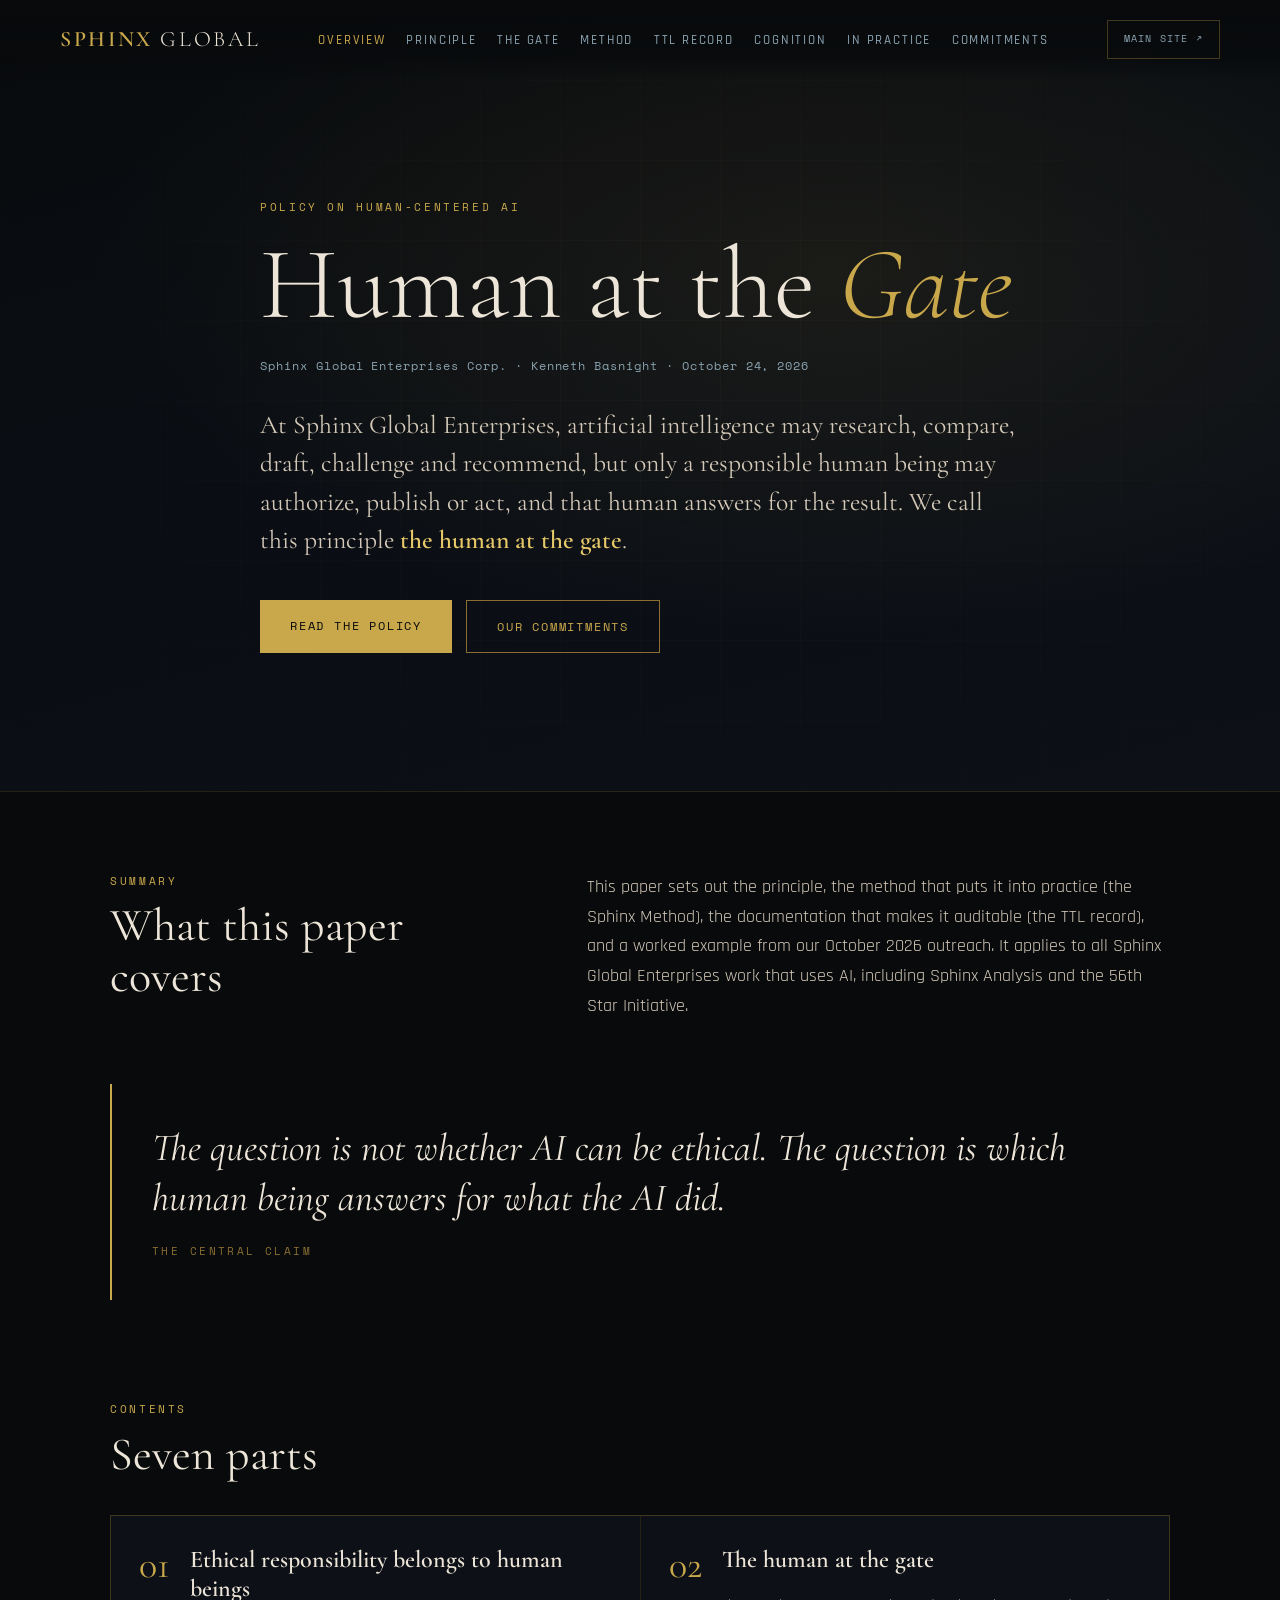
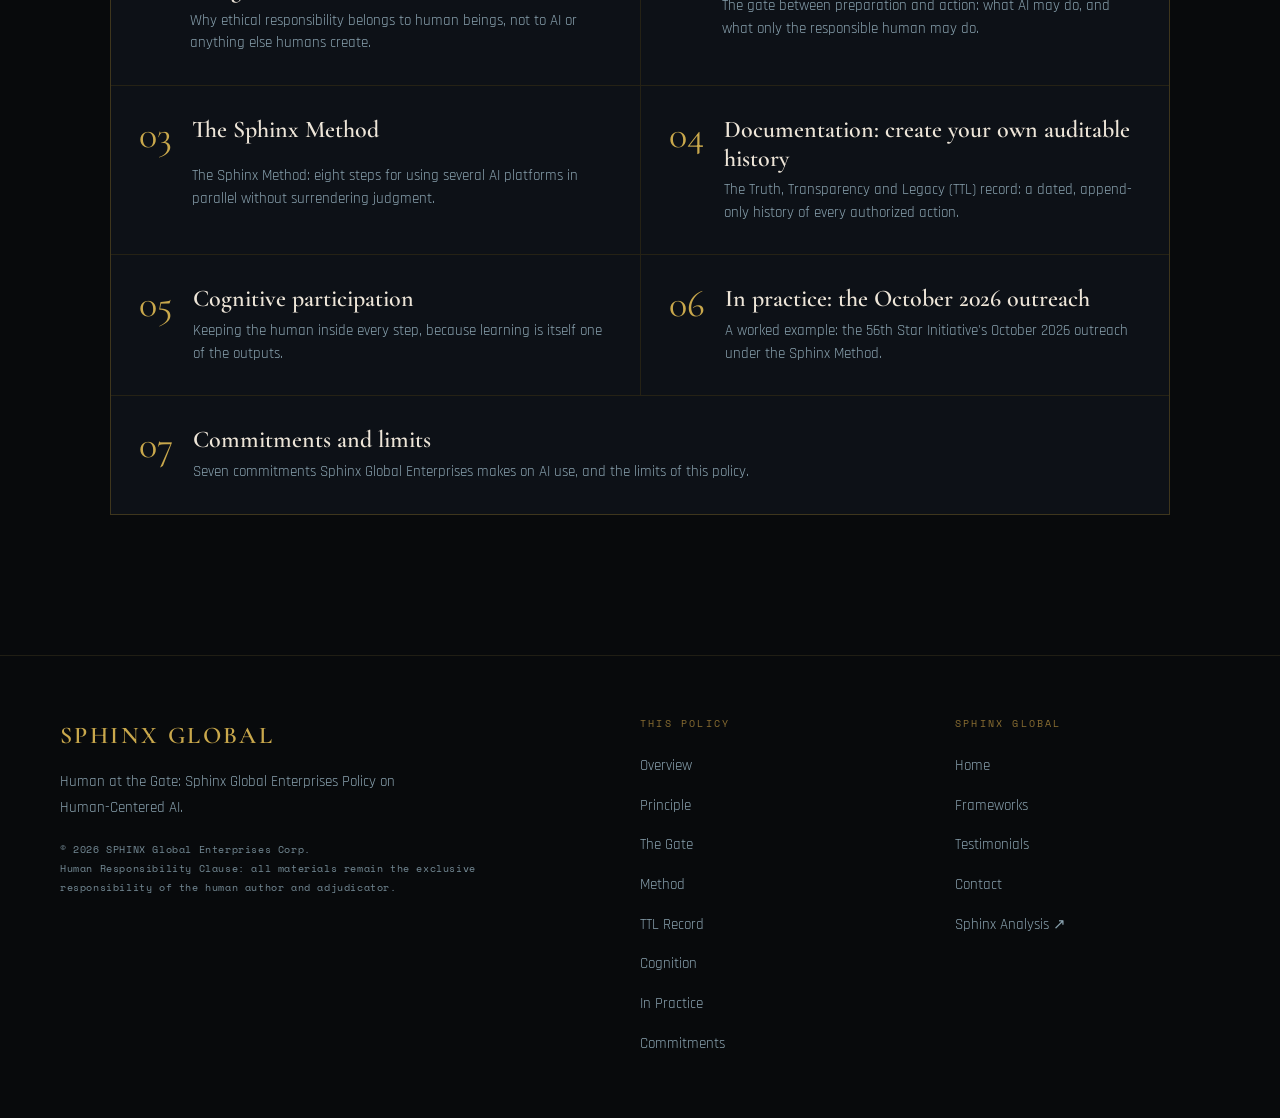
<file: index.html>
<!DOCTYPE html>
<html lang="en">
<head>
  <meta charset="UTF-8" />
  <meta name="viewport" content="width=device-width, initial-scale=1.0" />
  <title>Human at the Gate | SPHINX Global Enterprises Corp.</title>
  <meta name="description" content="Sphinx Global Enterprises policy on human-centered AI: AI may research, draft and recommend, but only a responsible human may authorize, publish or act." />
  <link rel="canonical" href="https://basnight59.github.io/Human-at-the-Gate/" />
  <meta name="theme-color" content="#080A0C" />
  <meta name="author" content="Kenneth Basnight" />
  <link rel="icon" href="assets/favicon-32.png" type="image/png" sizes="32x32" />
  <link rel="apple-touch-icon" href="assets/apple-touch-icon.png" />
  <meta property="og:type" content="article" />
  <meta property="og:site_name" content="SPHINX Global Enterprises Corp." />
  <meta property="og:title" content="Human at the Gate | SPHINX Global Enterprises Corp." />
  <meta property="og:description" content="Sphinx Global Enterprises policy on human-centered AI: AI may research, draft and recommend, but only a responsible human may authorize, publish or act." />
  <meta property="og:url" content="https://basnight59.github.io/Human-at-the-Gate/" />
  <meta property="og:image" content="https://basnight59.github.io/Human-at-the-Gate/assets/og-image.jpg" />
  <meta name="twitter:card" content="summary_large_image" />
  <link rel="preconnect" href="https://fonts.googleapis.com" />
  <link rel="preconnect" href="https://fonts.gstatic.com" crossorigin />
  <link href="https://fonts.googleapis.com/css2?family=Cormorant+Garamond:ital,wght@0,300;0,400;0,600;0,700;1,300;1,400&family=Rajdhani:wght@300;400;500;600;700&family=Space+Mono:wght@400;700&display=swap" rel="stylesheet" />
  <link rel="stylesheet" href="assets/styles.css" />
</head>
<body>
<a class="skip" href="#main">Skip to content</a>
<nav id="site-nav">
  <a href="https://sphinxglobalenterprisescorp.com/" class="nav-logo" title="Back to SPHINX Global">SPHINX <span>Global</span></a>
  <div class="nav-right">
    <a href="https://sphinxglobalenterprisescorp.com/" class="nav-sister"><span class="ns-full">Main </span>Site ↗</a>
    <button class="nav-toggle" type="button" aria-label="Open menu" aria-expanded="false" aria-controls="nav-links"><span></span></button>
  </div>
  <ul class="nav-links" id="nav-links">
    <li><a href="index.html" aria-current="page">Overview</a></li><li><a href="principle.html">Principle</a></li><li><a href="the-gate.html">The Gate</a></li><li><a href="method.html">Method</a></li><li><a href="ttl-record.html">TTL Record</a></li><li><a href="cognitive-participation.html">Cognition</a></li><li><a href="in-practice.html">In Practice</a></li><li><a href="commitments.html">Commitments</a></li>
  </ul>
</nav>
<main id="main">

<section class="hero">
  <div class="hero-grid" aria-hidden="true"></div>
  <div class="wrap hero-inner">
    <p class="eyebrow">Policy on Human-Centered AI</p>
    <h1 class="hero-title">Human at the <em>Gate</em></h1>
    <p class="byline">Sphinx Global Enterprises Corp. · Kenneth Basnight · <time datetime="2026-10-24">October 24, 2026</time></p>
    <p class="lede">At Sphinx Global Enterprises, artificial intelligence may research, compare, draft, challenge and recommend, but only a responsible human being may authorize, publish or act, and that human answers for the result. We call this principle <strong>the human at the gate</strong>.</p>
    <div class="hero-actions">
      <a class="btn-primary" href="principle.html">Read the policy</a>
      <a class="btn-secondary" href="commitments.html">Our commitments</a>
    </div>
  </div>
</section>

<section class="wrap block">
  <div class="two-col">
    <div>
      <p class="label">Summary</p>
      <h2 class="h2">What this paper covers</h2>
    </div>
    <div class="prose">
      <p>This paper sets out the principle, the method that puts it into practice (the Sphinx Method), the documentation that makes it auditable (the TTL record), and a worked example from our October 2026 outreach. It applies to all Sphinx Global Enterprises work that uses AI, including Sphinx Analysis and the 56th Star Initiative.</p>
    </div>
  </div>
  <blockquote class="pull">
    <p>The question is not whether AI can be ethical. The question is which human being answers for what the AI did.</p>
    <cite>The central claim</cite>
  </blockquote>
</section>

<section class="wrap block">
  <p class="label">Contents</p>
  <h2 class="h2">Seven parts</h2>
  <ol class="toc">
    <li><a href="principle.html"><span class="toc-n">01</span><span class="toc-t">Ethical responsibility belongs to human beings</span><span class="toc-d">Why ethical responsibility belongs to human beings, not to AI or anything else humans create.</span></a></li>
    <li><a href="the-gate.html"><span class="toc-n">02</span><span class="toc-t">The human at the gate</span><span class="toc-d">The gate between preparation and action: what AI may do, and what only the responsible human may do.</span></a></li>
    <li><a href="method.html"><span class="toc-n">03</span><span class="toc-t">The Sphinx Method</span><span class="toc-d">The Sphinx Method: eight steps for using several AI platforms in parallel without surrendering judgment.</span></a></li>
    <li><a href="ttl-record.html"><span class="toc-n">04</span><span class="toc-t">Documentation: create your own auditable history</span><span class="toc-d">The Truth, Transparency and Legacy (TTL) record: a dated, append-only history of every authorized action.</span></a></li>
    <li><a href="cognitive-participation.html"><span class="toc-n">05</span><span class="toc-t">Cognitive participation</span><span class="toc-d">Keeping the human inside every step, because learning is itself one of the outputs.</span></a></li>
    <li><a href="in-practice.html"><span class="toc-n">06</span><span class="toc-t">In practice: the October 2026 outreach</span><span class="toc-d">A worked example: the 56th Star Initiative&#x27;s October 2026 outreach under the Sphinx Method.</span></a></li>
    <li><a href="commitments.html"><span class="toc-n">07</span><span class="toc-t">Commitments and limits</span><span class="toc-d">Seven commitments Sphinx Global Enterprises makes on AI use, and the limits of this policy.</span></a></li>
  </ol>
</section>

</main>
<footer>
  <div>
    <div class="footer-logo">SPHINX Global</div>
    <div class="footer-tagline">Human at the Gate: Sphinx Global Enterprises Policy on Human-Centered AI.</div>
    <div class="footer-legal">
      © 2026 SPHINX Global Enterprises Corp.<br>
      Human Responsibility Clause: all materials remain the exclusive responsibility of the human author and adjudicator.
    </div>
  </div>
  <div>
    <div class="footer-col-title">This policy</div>
    <ul class="footer-links">
      <li><a href="index.html">Overview</a></li>
      <li><a href="principle.html">Principle</a></li>
      <li><a href="the-gate.html">The Gate</a></li>
      <li><a href="method.html">Method</a></li>
      <li><a href="ttl-record.html">TTL Record</a></li>
      <li><a href="cognitive-participation.html">Cognition</a></li>
      <li><a href="in-practice.html">In Practice</a></li>
      <li><a href="commitments.html">Commitments</a></li>
    </ul>
  </div>
  <div>
    <div class="footer-col-title">SPHINX Global</div>
    <ul class="footer-links">
      <li><a href="https://sphinxglobalenterprisescorp.com/">Home</a></li>
      <li><a href="https://sphinxglobalenterprisescorp.com/#frameworks">Frameworks</a></li>
      <li><a href="https://sphinxglobalenterprisescorp.com/Testimonials">Testimonials</a></li>
      <li><a href="https://sphinxglobalenterprisescorp.com/#contact">Contact</a></li>
      <li><a href="https://www.sphinxanalysis.com/" target="_blank" rel="noopener">Sphinx Analysis ↗</a></li>
    </ul>
  </div>
</footer>
<script src="assets/site.js" defer></script>
</body>
</html>
</file>
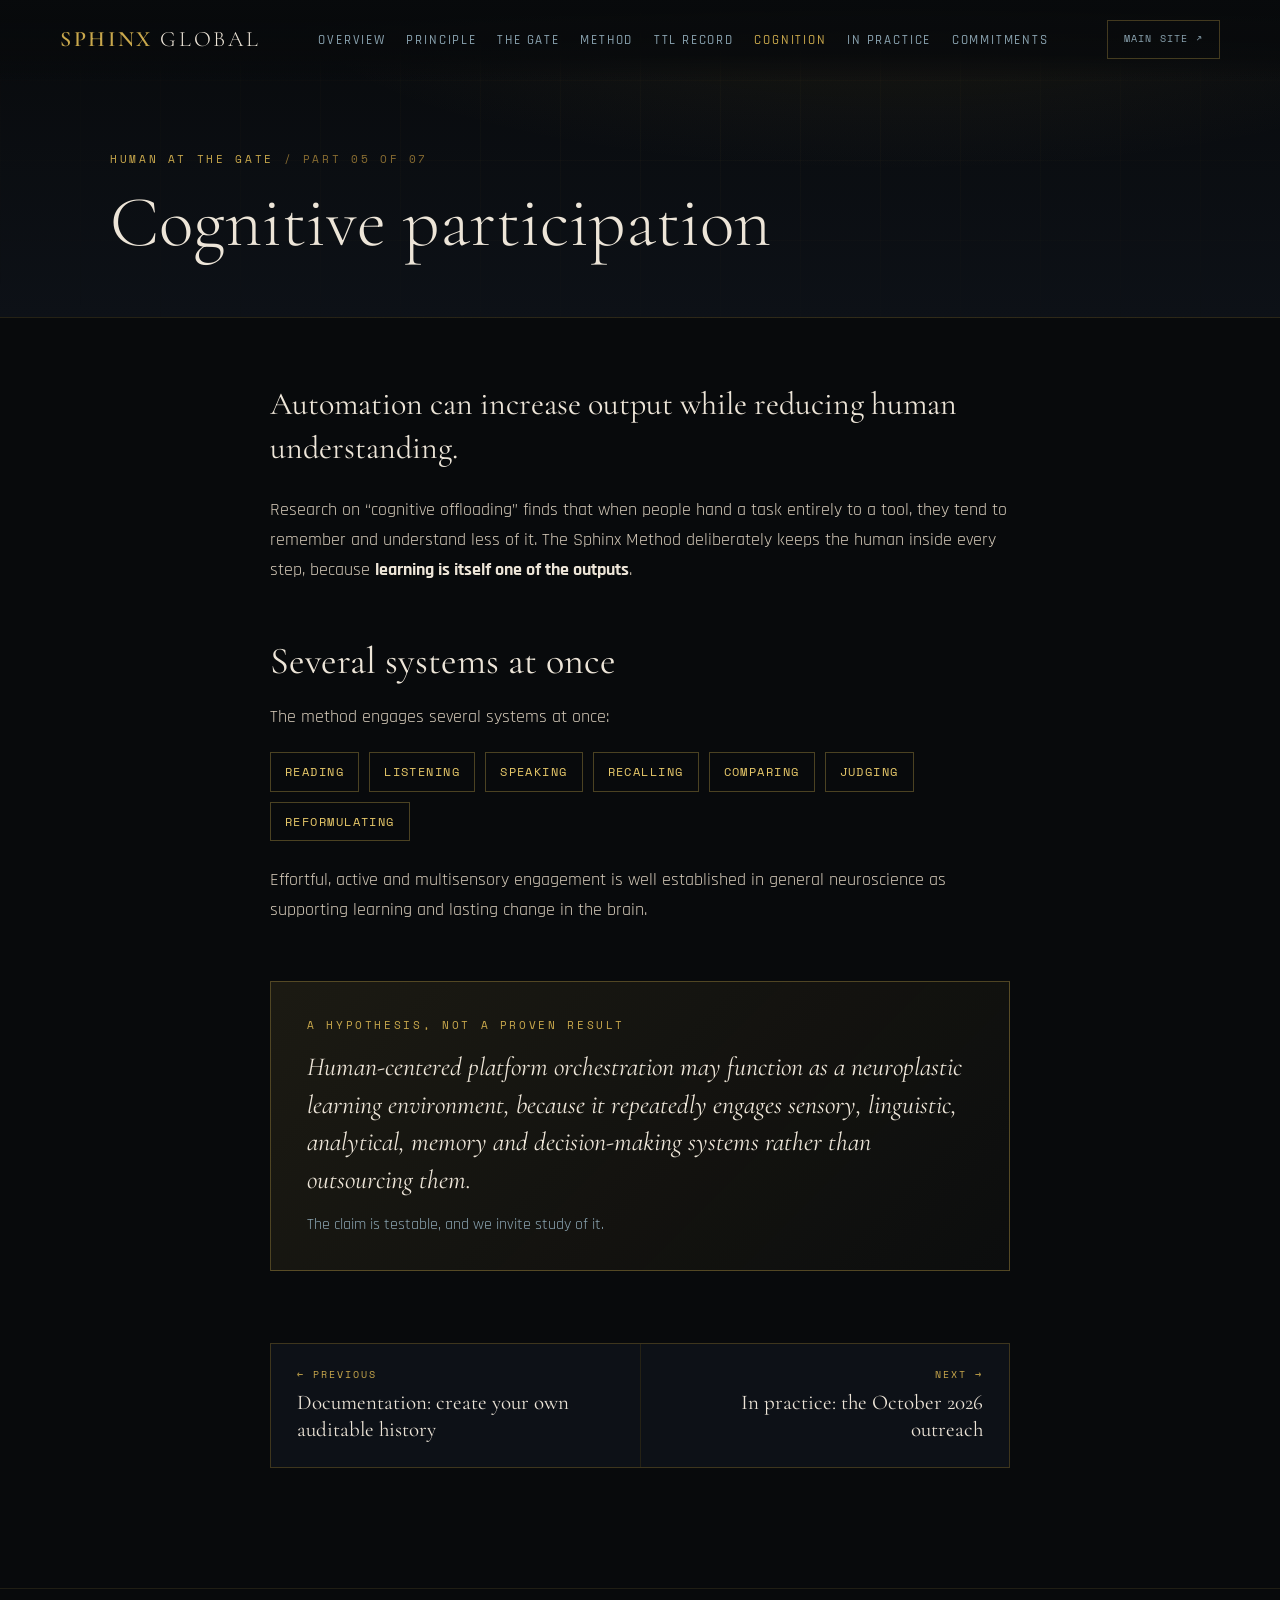
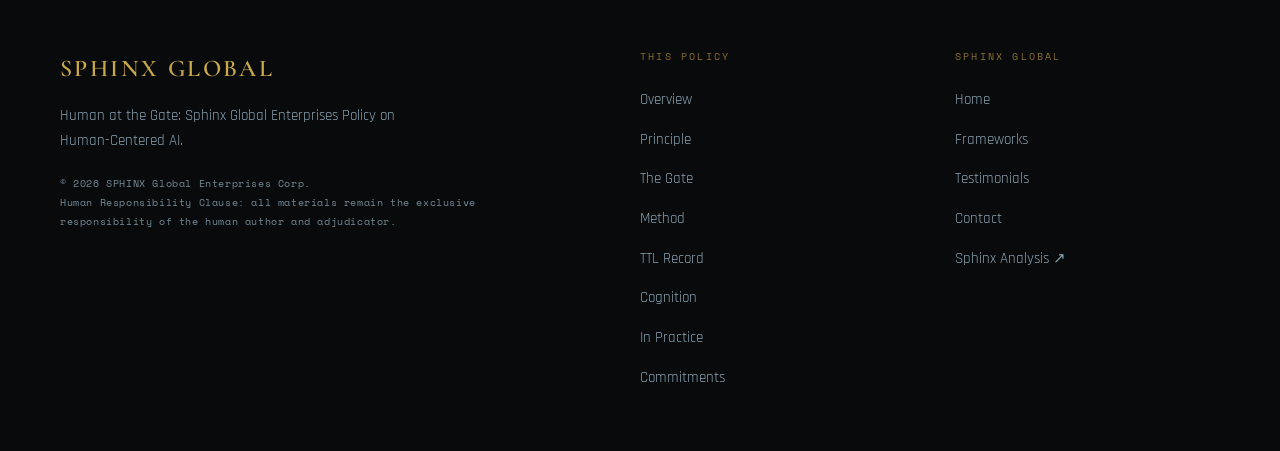
<file: cognitive-participation.html>
<!DOCTYPE html>
<html lang="en">
<head>
  <meta charset="UTF-8" />
  <meta name="viewport" content="width=device-width, initial-scale=1.0" />
  <title>Cognitive participation | Human at the Gate | SPHINX Global</title>
  <meta name="description" content="Keeping the human inside every step, because learning is itself one of the outputs." />
  <link rel="canonical" href="https://basnight59.github.io/Human-at-the-Gate/cognitive-participation.html" />
  <meta name="theme-color" content="#080A0C" />
  <meta name="author" content="Kenneth Basnight" />
  <link rel="icon" href="assets/favicon-32.png" type="image/png" sizes="32x32" />
  <link rel="apple-touch-icon" href="assets/apple-touch-icon.png" />
  <meta property="og:type" content="article" />
  <meta property="og:site_name" content="SPHINX Global Enterprises Corp." />
  <meta property="og:title" content="Cognitive participation | Human at the Gate | SPHINX Global" />
  <meta property="og:description" content="Keeping the human inside every step, because learning is itself one of the outputs." />
  <meta property="og:url" content="https://basnight59.github.io/Human-at-the-Gate/cognitive-participation.html" />
  <meta property="og:image" content="https://basnight59.github.io/Human-at-the-Gate/assets/og-image.jpg" />
  <meta name="twitter:card" content="summary_large_image" />
  <link rel="preconnect" href="https://fonts.googleapis.com" />
  <link rel="preconnect" href="https://fonts.gstatic.com" crossorigin />
  <link href="https://fonts.googleapis.com/css2?family=Cormorant+Garamond:ital,wght@0,300;0,400;0,600;0,700;1,300;1,400&family=Rajdhani:wght@300;400;500;600;700&family=Space+Mono:wght@400;700&display=swap" rel="stylesheet" />
  <link rel="stylesheet" href="assets/styles.css" />
</head>
<body>
<a class="skip" href="#main">Skip to content</a>
<nav id="site-nav">
  <a href="https://sphinxglobalenterprisescorp.com/" class="nav-logo" title="Back to SPHINX Global">SPHINX <span>Global</span></a>
  <div class="nav-right">
    <a href="https://sphinxglobalenterprisescorp.com/" class="nav-sister"><span class="ns-full">Main </span>Site ↗</a>
    <button class="nav-toggle" type="button" aria-label="Open menu" aria-expanded="false" aria-controls="nav-links"><span></span></button>
  </div>
  <ul class="nav-links" id="nav-links">
    <li><a href="index.html">Overview</a></li><li><a href="principle.html">Principle</a></li><li><a href="the-gate.html">The Gate</a></li><li><a href="method.html">Method</a></li><li><a href="ttl-record.html">TTL Record</a></li><li><a href="cognitive-participation.html" aria-current="page">Cognition</a></li><li><a href="in-practice.html">In Practice</a></li><li><a href="commitments.html">Commitments</a></li>
  </ul>
</nav>
<main id="main">
<header class="page-head">
  <div class="hero-grid" aria-hidden="true"></div>
  <div class="wrap">
    <p class="crumbs"><a href="index.html">Human at the Gate</a> <span aria-hidden="true">/</span> Part 05 of 07</p>
    <h1 class="page-title">Cognitive participation</h1>
  </div>
</header>
<article class="wrap narrow article">

<div class="prose">
  <p class="intro">Automation can increase output while reducing human understanding.</p>
  <p>Research on &ldquo;cognitive offloading&rdquo; finds that when people hand a task entirely to a tool, they tend to remember and understand less of it. The Sphinx Method deliberately keeps the human inside every step, because <strong>learning is itself one of the outputs</strong>.</p>

  <h2>Several systems at once</h2>
  <p>The method engages several systems at once:</p>
  <ul class="chips">
    <li>Reading</li><li>Listening</li><li>Speaking</li><li>Recalling</li><li>Comparing</li><li>Judging</li><li>Reformulating</li>
  </ul>
  <p>Effortful, active and multisensory engagement is well established in general neuroscience as supporting learning and lasting change in the brain.</p>
</div>

<aside class="policy-box">
  <p class="label">A hypothesis, not a proven result</p>
  <p><em>Human-centered platform orchestration may function as a neuroplastic learning environment, because it repeatedly engages sensory, linguistic, analytical, memory and decision-making systems rather than outsourcing them.</em></p>
  <p class="small">The claim is testable, and we invite study of it.</p>
</aside>

<nav class="pager" aria-label="Previous and next"><a class="pager-prev" href="ttl-record.html"><span>← Previous</span>Documentation: create your own auditable history</a><a class="pager-next" href="in-practice.html"><span>Next →</span>In practice: the October 2026 outreach</a></nav>
</article>
</main>
<footer>
  <div>
    <div class="footer-logo">SPHINX Global</div>
    <div class="footer-tagline">Human at the Gate: Sphinx Global Enterprises Policy on Human-Centered AI.</div>
    <div class="footer-legal">
      © 2026 SPHINX Global Enterprises Corp.<br>
      Human Responsibility Clause: all materials remain the exclusive responsibility of the human author and adjudicator.
    </div>
  </div>
  <div>
    <div class="footer-col-title">This policy</div>
    <ul class="footer-links">
      <li><a href="index.html">Overview</a></li>
      <li><a href="principle.html">Principle</a></li>
      <li><a href="the-gate.html">The Gate</a></li>
      <li><a href="method.html">Method</a></li>
      <li><a href="ttl-record.html">TTL Record</a></li>
      <li><a href="cognitive-participation.html">Cognition</a></li>
      <li><a href="in-practice.html">In Practice</a></li>
      <li><a href="commitments.html">Commitments</a></li>
    </ul>
  </div>
  <div>
    <div class="footer-col-title">SPHINX Global</div>
    <ul class="footer-links">
      <li><a href="https://sphinxglobalenterprisescorp.com/">Home</a></li>
      <li><a href="https://sphinxglobalenterprisescorp.com/#frameworks">Frameworks</a></li>
      <li><a href="https://sphinxglobalenterprisescorp.com/Testimonials">Testimonials</a></li>
      <li><a href="https://sphinxglobalenterprisescorp.com/#contact">Contact</a></li>
      <li><a href="https://www.sphinxanalysis.com/" target="_blank" rel="noopener">Sphinx Analysis ↗</a></li>
    </ul>
  </div>
</footer>
<script src="assets/site.js" defer></script>
</body>
</html>
</file>
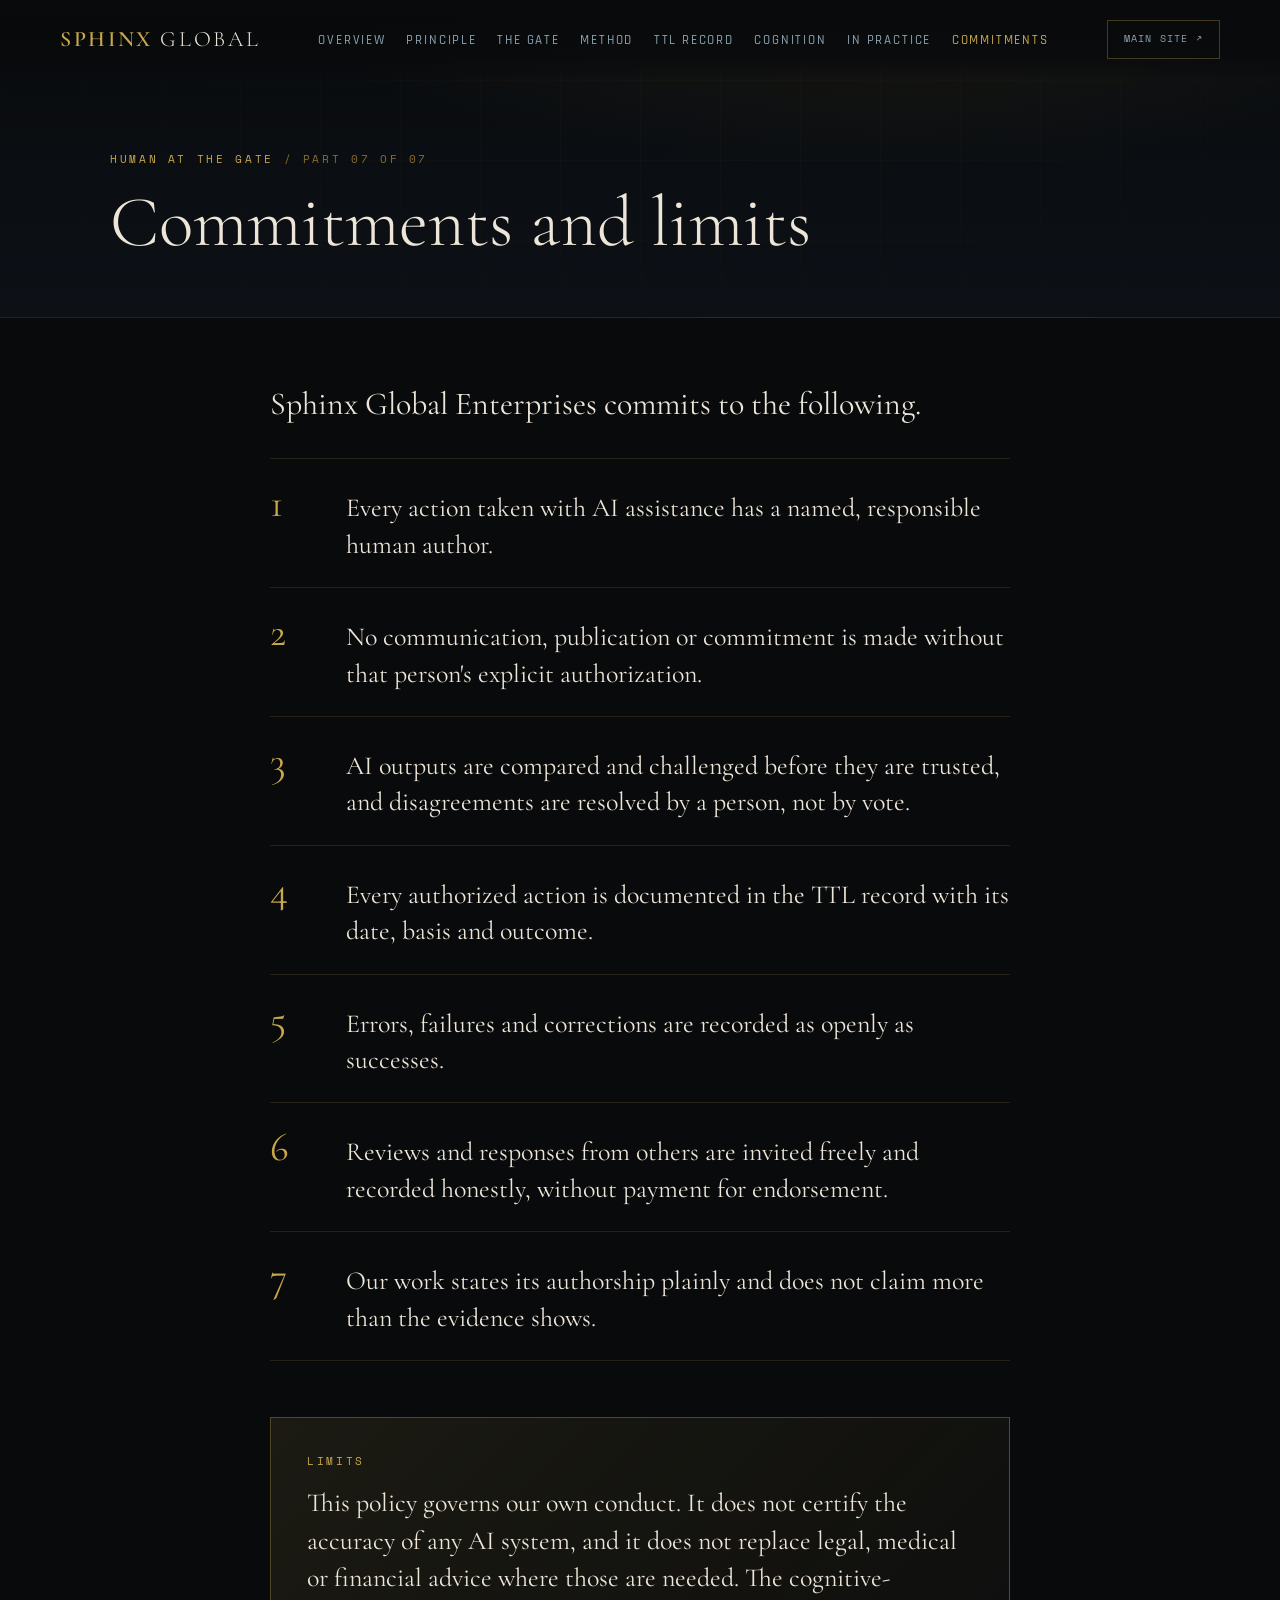
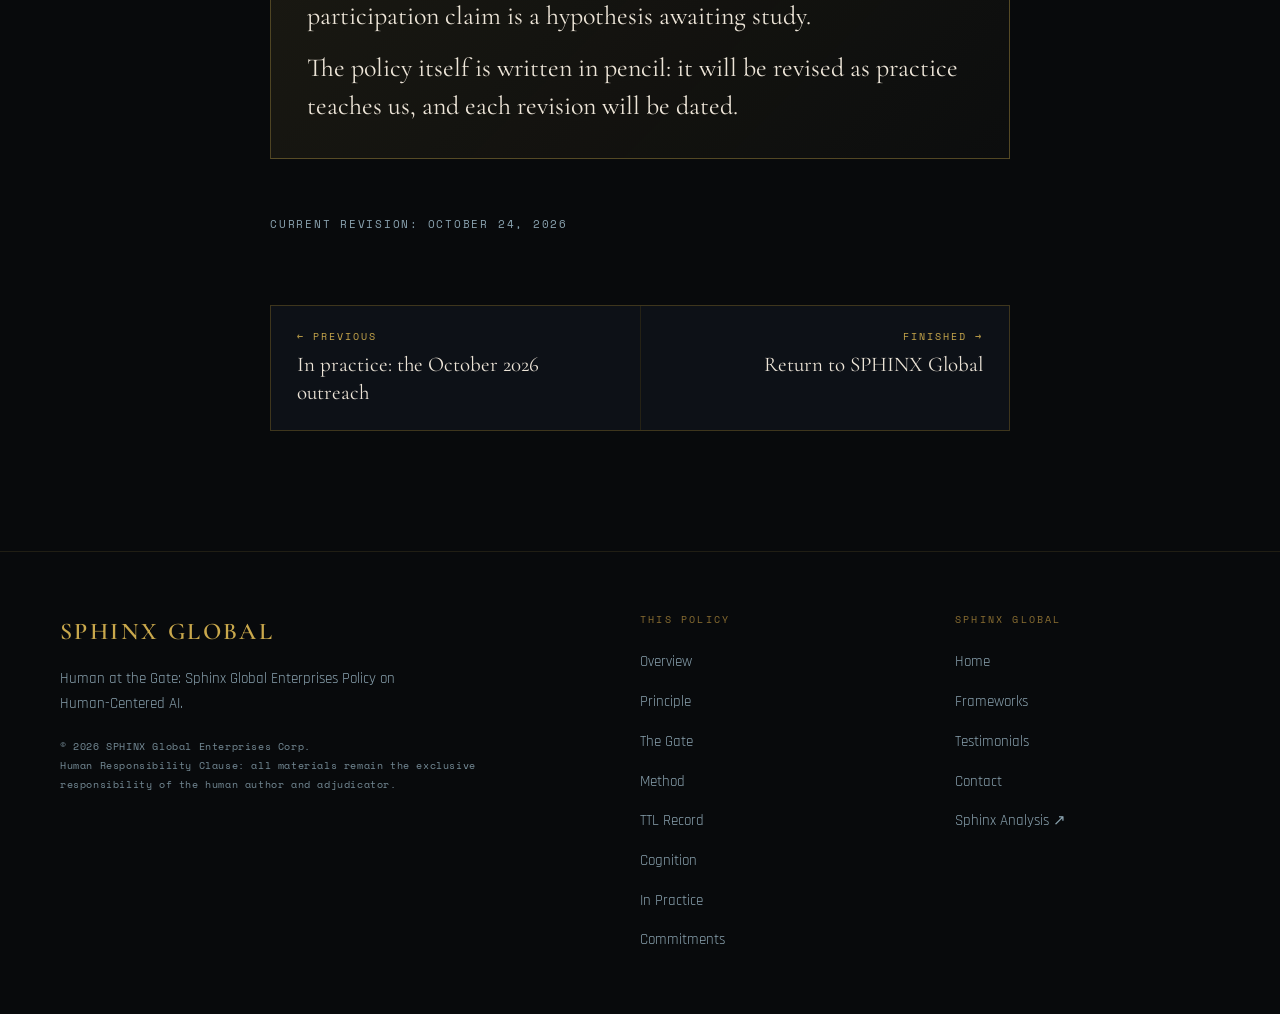
<file: commitments.html>
<!DOCTYPE html>
<html lang="en">
<head>
  <meta charset="UTF-8" />
  <meta name="viewport" content="width=device-width, initial-scale=1.0" />
  <title>Commitments and limits | Human at the Gate | SPHINX Global</title>
  <meta name="description" content="Seven commitments Sphinx Global Enterprises makes on AI use, and the limits of this policy." />
  <link rel="canonical" href="https://basnight59.github.io/Human-at-the-Gate/commitments.html" />
  <meta name="theme-color" content="#080A0C" />
  <meta name="author" content="Kenneth Basnight" />
  <link rel="icon" href="assets/favicon-32.png" type="image/png" sizes="32x32" />
  <link rel="apple-touch-icon" href="assets/apple-touch-icon.png" />
  <meta property="og:type" content="article" />
  <meta property="og:site_name" content="SPHINX Global Enterprises Corp." />
  <meta property="og:title" content="Commitments and limits | Human at the Gate | SPHINX Global" />
  <meta property="og:description" content="Seven commitments Sphinx Global Enterprises makes on AI use, and the limits of this policy." />
  <meta property="og:url" content="https://basnight59.github.io/Human-at-the-Gate/commitments.html" />
  <meta property="og:image" content="https://basnight59.github.io/Human-at-the-Gate/assets/og-image.jpg" />
  <meta name="twitter:card" content="summary_large_image" />
  <link rel="preconnect" href="https://fonts.googleapis.com" />
  <link rel="preconnect" href="https://fonts.gstatic.com" crossorigin />
  <link href="https://fonts.googleapis.com/css2?family=Cormorant+Garamond:ital,wght@0,300;0,400;0,600;0,700;1,300;1,400&family=Rajdhani:wght@300;400;500;600;700&family=Space+Mono:wght@400;700&display=swap" rel="stylesheet" />
  <link rel="stylesheet" href="assets/styles.css" />
</head>
<body>
<a class="skip" href="#main">Skip to content</a>
<nav id="site-nav">
  <a href="https://sphinxglobalenterprisescorp.com/" class="nav-logo" title="Back to SPHINX Global">SPHINX <span>Global</span></a>
  <div class="nav-right">
    <a href="https://sphinxglobalenterprisescorp.com/" class="nav-sister"><span class="ns-full">Main </span>Site ↗</a>
    <button class="nav-toggle" type="button" aria-label="Open menu" aria-expanded="false" aria-controls="nav-links"><span></span></button>
  </div>
  <ul class="nav-links" id="nav-links">
    <li><a href="index.html">Overview</a></li><li><a href="principle.html">Principle</a></li><li><a href="the-gate.html">The Gate</a></li><li><a href="method.html">Method</a></li><li><a href="ttl-record.html">TTL Record</a></li><li><a href="cognitive-participation.html">Cognition</a></li><li><a href="in-practice.html">In Practice</a></li><li><a href="commitments.html" aria-current="page">Commitments</a></li>
  </ul>
</nav>
<main id="main">
<header class="page-head">
  <div class="hero-grid" aria-hidden="true"></div>
  <div class="wrap">
    <p class="crumbs"><a href="index.html">Human at the Gate</a> <span aria-hidden="true">/</span> Part 07 of 07</p>
    <h1 class="page-title">Commitments and limits</h1>
  </div>
</header>
<article class="wrap narrow article">

<div class="prose">
  <p class="intro">Sphinx Global Enterprises commits to the following.</p>
</div>

<ol class="commit-list">
  <li><span class="commit-n">1</span><p>Every action taken with AI assistance has a named, responsible human author.</p></li>
  <li><span class="commit-n">2</span><p>No communication, publication or commitment is made without that person&#x27;s explicit authorization.</p></li>
  <li><span class="commit-n">3</span><p>AI outputs are compared and challenged before they are trusted, and disagreements are resolved by a person, not by vote.</p></li>
  <li><span class="commit-n">4</span><p>Every authorized action is documented in the TTL record with its date, basis and outcome.</p></li>
  <li><span class="commit-n">5</span><p>Errors, failures and corrections are recorded as openly as successes.</p></li>
  <li><span class="commit-n">6</span><p>Reviews and responses from others are invited freely and recorded honestly, without payment for endorsement.</p></li>
  <li><span class="commit-n">7</span><p>Our work states its authorship plainly and does not claim more than the evidence shows.</p></li>
</ol>

<aside class="policy-box">
  <p class="label">Limits</p>
  <p>This policy governs our own conduct. It does not certify the accuracy of any AI system, and it does not replace legal, medical or financial advice where those are needed. The cognitive-participation claim is a hypothesis awaiting study.</p>
  <p>The policy itself is written in pencil: it will be revised as practice teaches us, and each revision will be dated.</p>
</aside>

<p class="revision">Current revision: <time datetime="2026-10-24">October 24, 2026</time></p>

<nav class="pager" aria-label="Previous and next"><a class="pager-prev" href="in-practice.html"><span>← Previous</span>In practice: the October 2026 outreach</a><a class="pager-next" href="https://sphinxglobalenterprisescorp.com/"><span>Finished →</span>Return to SPHINX Global</a></nav>
</article>
</main>
<footer>
  <div>
    <div class="footer-logo">SPHINX Global</div>
    <div class="footer-tagline">Human at the Gate: Sphinx Global Enterprises Policy on Human-Centered AI.</div>
    <div class="footer-legal">
      © 2026 SPHINX Global Enterprises Corp.<br>
      Human Responsibility Clause: all materials remain the exclusive responsibility of the human author and adjudicator.
    </div>
  </div>
  <div>
    <div class="footer-col-title">This policy</div>
    <ul class="footer-links">
      <li><a href="index.html">Overview</a></li>
      <li><a href="principle.html">Principle</a></li>
      <li><a href="the-gate.html">The Gate</a></li>
      <li><a href="method.html">Method</a></li>
      <li><a href="ttl-record.html">TTL Record</a></li>
      <li><a href="cognitive-participation.html">Cognition</a></li>
      <li><a href="in-practice.html">In Practice</a></li>
      <li><a href="commitments.html">Commitments</a></li>
    </ul>
  </div>
  <div>
    <div class="footer-col-title">SPHINX Global</div>
    <ul class="footer-links">
      <li><a href="https://sphinxglobalenterprisescorp.com/">Home</a></li>
      <li><a href="https://sphinxglobalenterprisescorp.com/#frameworks">Frameworks</a></li>
      <li><a href="https://sphinxglobalenterprisescorp.com/Testimonials">Testimonials</a></li>
      <li><a href="https://sphinxglobalenterprisescorp.com/#contact">Contact</a></li>
      <li><a href="https://www.sphinxanalysis.com/" target="_blank" rel="noopener">Sphinx Analysis ↗</a></li>
    </ul>
  </div>
</footer>
<script src="assets/site.js" defer></script>
</body>
</html>
</file>
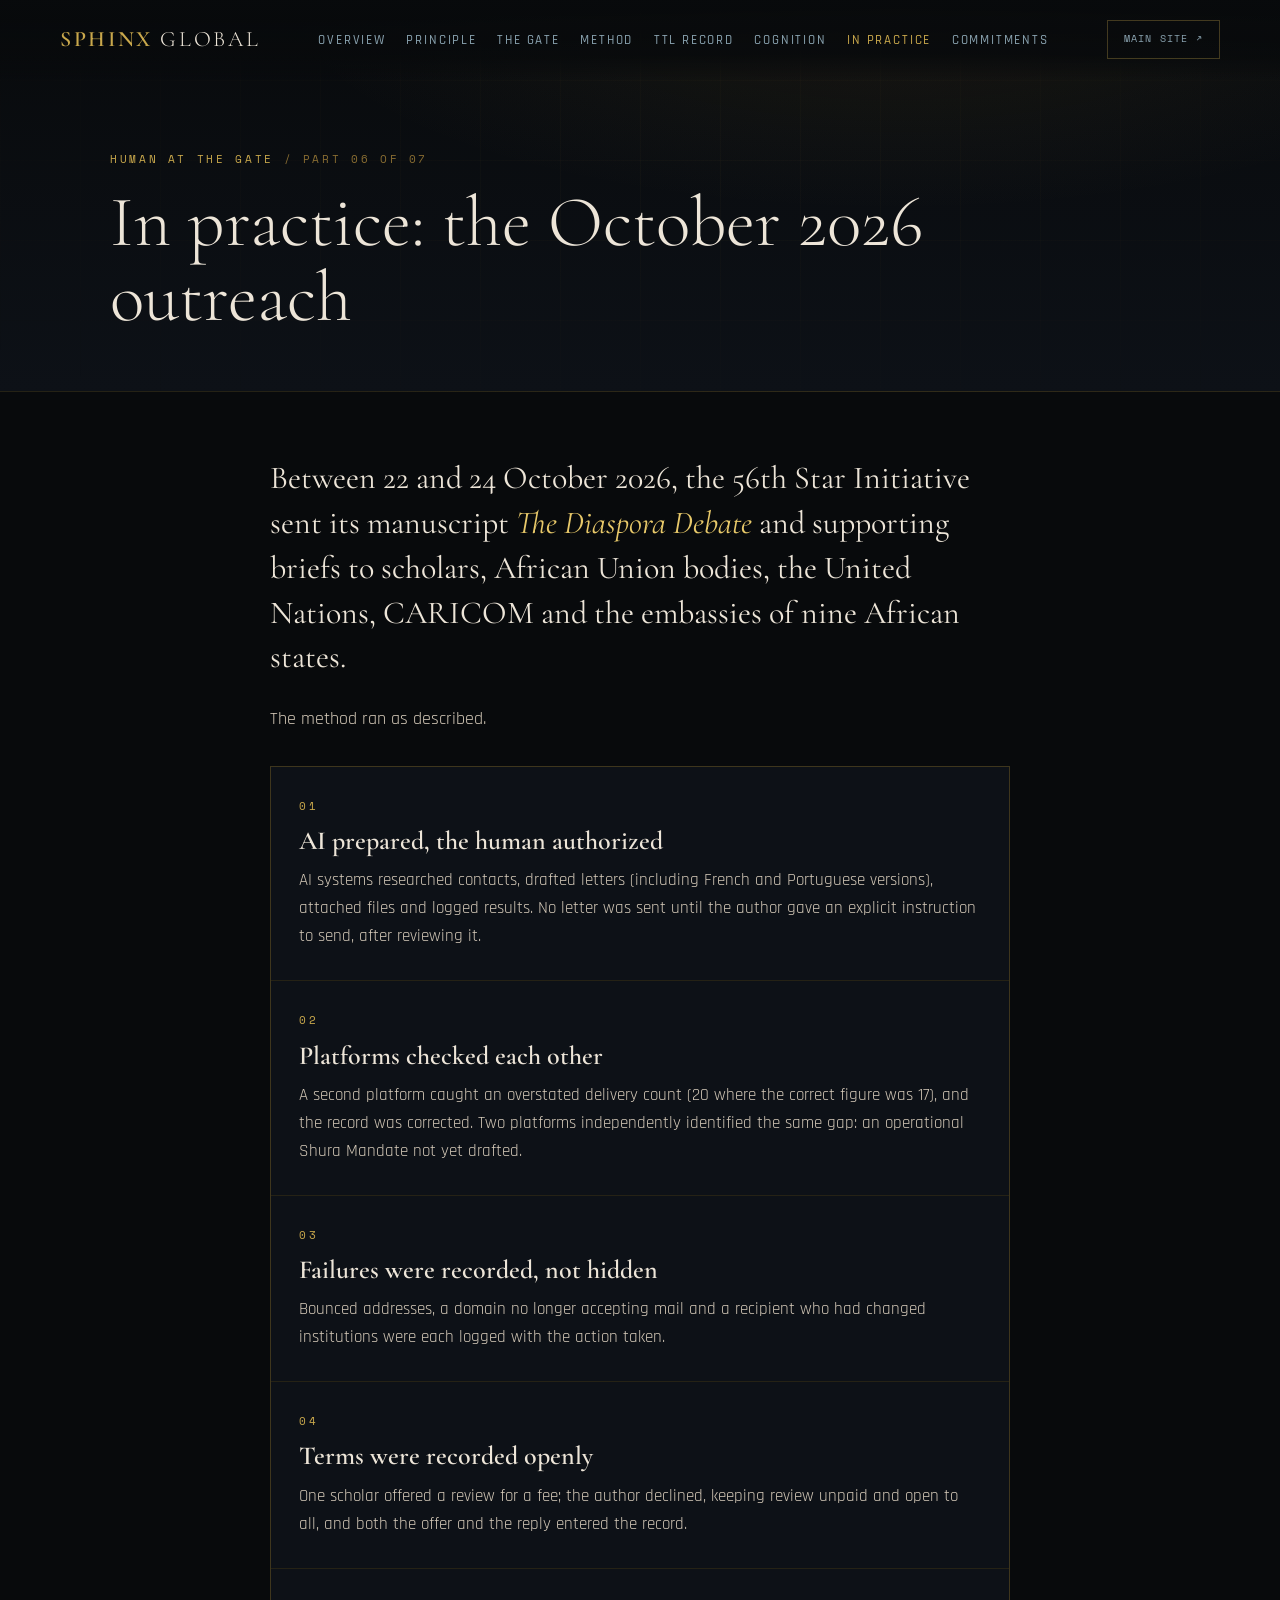
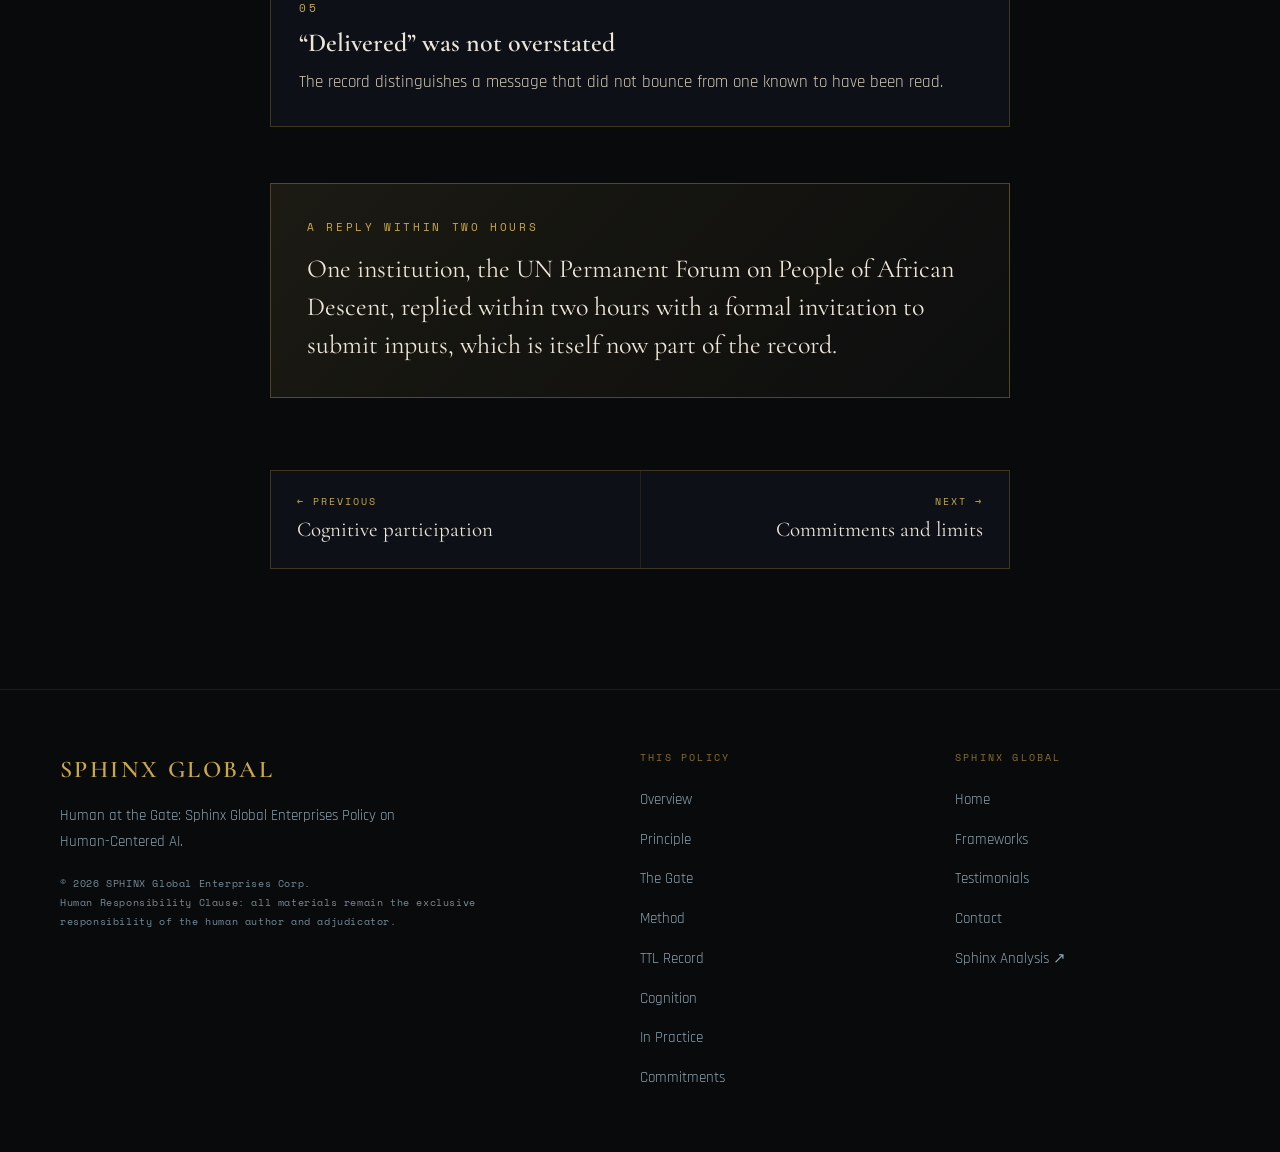
<file: in-practice.html>
<!DOCTYPE html>
<html lang="en">
<head>
  <meta charset="UTF-8" />
  <meta name="viewport" content="width=device-width, initial-scale=1.0" />
  <title>In practice: the October 2026 outreach | Human at the Gate | SPHINX Global</title>
  <meta name="description" content="A worked example: the 56th Star Initiative&#x27;s October 2026 outreach under the Sphinx Method." />
  <link rel="canonical" href="https://basnight59.github.io/Human-at-the-Gate/in-practice.html" />
  <meta name="theme-color" content="#080A0C" />
  <meta name="author" content="Kenneth Basnight" />
  <link rel="icon" href="assets/favicon-32.png" type="image/png" sizes="32x32" />
  <link rel="apple-touch-icon" href="assets/apple-touch-icon.png" />
  <meta property="og:type" content="article" />
  <meta property="og:site_name" content="SPHINX Global Enterprises Corp." />
  <meta property="og:title" content="In practice: the October 2026 outreach | Human at the Gate | SPHINX Global" />
  <meta property="og:description" content="A worked example: the 56th Star Initiative&#x27;s October 2026 outreach under the Sphinx Method." />
  <meta property="og:url" content="https://basnight59.github.io/Human-at-the-Gate/in-practice.html" />
  <meta property="og:image" content="https://basnight59.github.io/Human-at-the-Gate/assets/og-image.jpg" />
  <meta name="twitter:card" content="summary_large_image" />
  <link rel="preconnect" href="https://fonts.googleapis.com" />
  <link rel="preconnect" href="https://fonts.gstatic.com" crossorigin />
  <link href="https://fonts.googleapis.com/css2?family=Cormorant+Garamond:ital,wght@0,300;0,400;0,600;0,700;1,300;1,400&family=Rajdhani:wght@300;400;500;600;700&family=Space+Mono:wght@400;700&display=swap" rel="stylesheet" />
  <link rel="stylesheet" href="assets/styles.css" />
</head>
<body>
<a class="skip" href="#main">Skip to content</a>
<nav id="site-nav">
  <a href="https://sphinxglobalenterprisescorp.com/" class="nav-logo" title="Back to SPHINX Global">SPHINX <span>Global</span></a>
  <div class="nav-right">
    <a href="https://sphinxglobalenterprisescorp.com/" class="nav-sister"><span class="ns-full">Main </span>Site ↗</a>
    <button class="nav-toggle" type="button" aria-label="Open menu" aria-expanded="false" aria-controls="nav-links"><span></span></button>
  </div>
  <ul class="nav-links" id="nav-links">
    <li><a href="index.html">Overview</a></li><li><a href="principle.html">Principle</a></li><li><a href="the-gate.html">The Gate</a></li><li><a href="method.html">Method</a></li><li><a href="ttl-record.html">TTL Record</a></li><li><a href="cognitive-participation.html">Cognition</a></li><li><a href="in-practice.html" aria-current="page">In Practice</a></li><li><a href="commitments.html">Commitments</a></li>
  </ul>
</nav>
<main id="main">
<header class="page-head">
  <div class="hero-grid" aria-hidden="true"></div>
  <div class="wrap">
    <p class="crumbs"><a href="index.html">Human at the Gate</a> <span aria-hidden="true">/</span> Part 06 of 07</p>
    <h1 class="page-title">In practice: the October 2026 outreach</h1>
  </div>
</header>
<article class="wrap narrow article">

<div class="prose">
  <p class="intro">Between 22 and 24 October 2026, the 56th Star Initiative sent its manuscript <em>The Diaspora Debate</em> and supporting briefs to scholars, African Union bodies, the United Nations, CARICOM and the embassies of nine African states.</p>
  <p>The method ran as described.</p>
</div>

<div class="cards">
  <div class="card">
    <p class="card-id">01</p>
    <h3>AI prepared, the human authorized</h3>
    <p>AI systems researched contacts, drafted letters (including French and Portuguese versions), attached files and logged results. No letter was sent until the author gave an explicit instruction to send, after reviewing it.</p>
  </div>
  <div class="card">
    <p class="card-id">02</p>
    <h3>Platforms checked each other</h3>
    <p>A second platform caught an overstated delivery count (20 where the correct figure was 17), and the record was corrected. Two platforms independently identified the same gap: an operational Shura Mandate not yet drafted.</p>
  </div>
  <div class="card">
    <p class="card-id">03</p>
    <h3>Failures were recorded, not hidden</h3>
    <p>Bounced addresses, a domain no longer accepting mail and a recipient who had changed institutions were each logged with the action taken.</p>
  </div>
  <div class="card">
    <p class="card-id">04</p>
    <h3>Terms were recorded openly</h3>
    <p>One scholar offered a review for a fee; the author declined, keeping review unpaid and open to all, and both the offer and the reply entered the record.</p>
  </div>
  <div class="card">
    <p class="card-id">05</p>
    <h3>&ldquo;Delivered&rdquo; was not overstated</h3>
    <p>The record distinguishes a message that did not bounce from one known to have been read.</p>
  </div>
</div>

<aside class="policy-box">
  <p class="label">A reply within two hours</p>
  <p>One institution, the UN Permanent Forum on People of African Descent, replied within two hours with a formal invitation to submit inputs, which is itself now part of the record.</p>
</aside>

<nav class="pager" aria-label="Previous and next"><a class="pager-prev" href="cognitive-participation.html"><span>← Previous</span>Cognitive participation</a><a class="pager-next" href="commitments.html"><span>Next →</span>Commitments and limits</a></nav>
</article>
</main>
<footer>
  <div>
    <div class="footer-logo">SPHINX Global</div>
    <div class="footer-tagline">Human at the Gate: Sphinx Global Enterprises Policy on Human-Centered AI.</div>
    <div class="footer-legal">
      © 2026 SPHINX Global Enterprises Corp.<br>
      Human Responsibility Clause: all materials remain the exclusive responsibility of the human author and adjudicator.
    </div>
  </div>
  <div>
    <div class="footer-col-title">This policy</div>
    <ul class="footer-links">
      <li><a href="index.html">Overview</a></li>
      <li><a href="principle.html">Principle</a></li>
      <li><a href="the-gate.html">The Gate</a></li>
      <li><a href="method.html">Method</a></li>
      <li><a href="ttl-record.html">TTL Record</a></li>
      <li><a href="cognitive-participation.html">Cognition</a></li>
      <li><a href="in-practice.html">In Practice</a></li>
      <li><a href="commitments.html">Commitments</a></li>
    </ul>
  </div>
  <div>
    <div class="footer-col-title">SPHINX Global</div>
    <ul class="footer-links">
      <li><a href="https://sphinxglobalenterprisescorp.com/">Home</a></li>
      <li><a href="https://sphinxglobalenterprisescorp.com/#frameworks">Frameworks</a></li>
      <li><a href="https://sphinxglobalenterprisescorp.com/Testimonials">Testimonials</a></li>
      <li><a href="https://sphinxglobalenterprisescorp.com/#contact">Contact</a></li>
      <li><a href="https://www.sphinxanalysis.com/" target="_blank" rel="noopener">Sphinx Analysis ↗</a></li>
    </ul>
  </div>
</footer>
<script src="assets/site.js" defer></script>
</body>
</html>
</file>
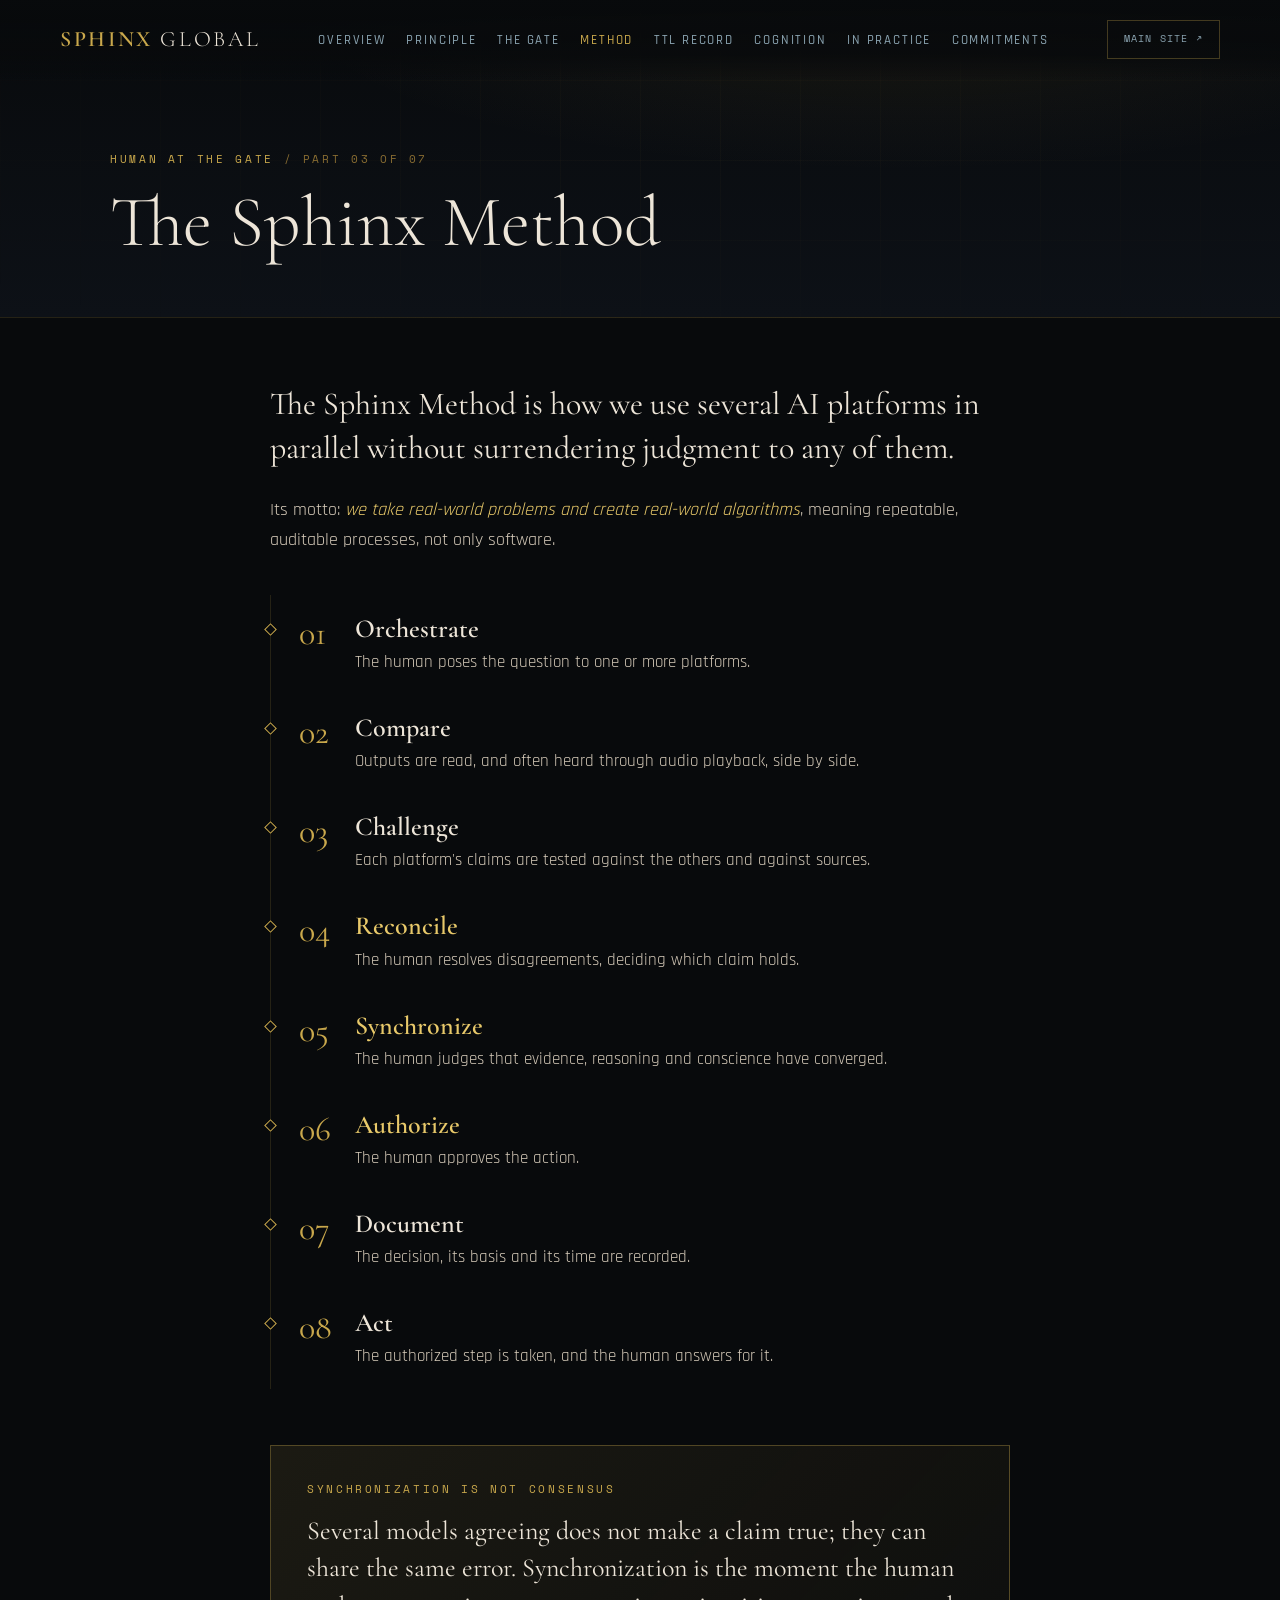
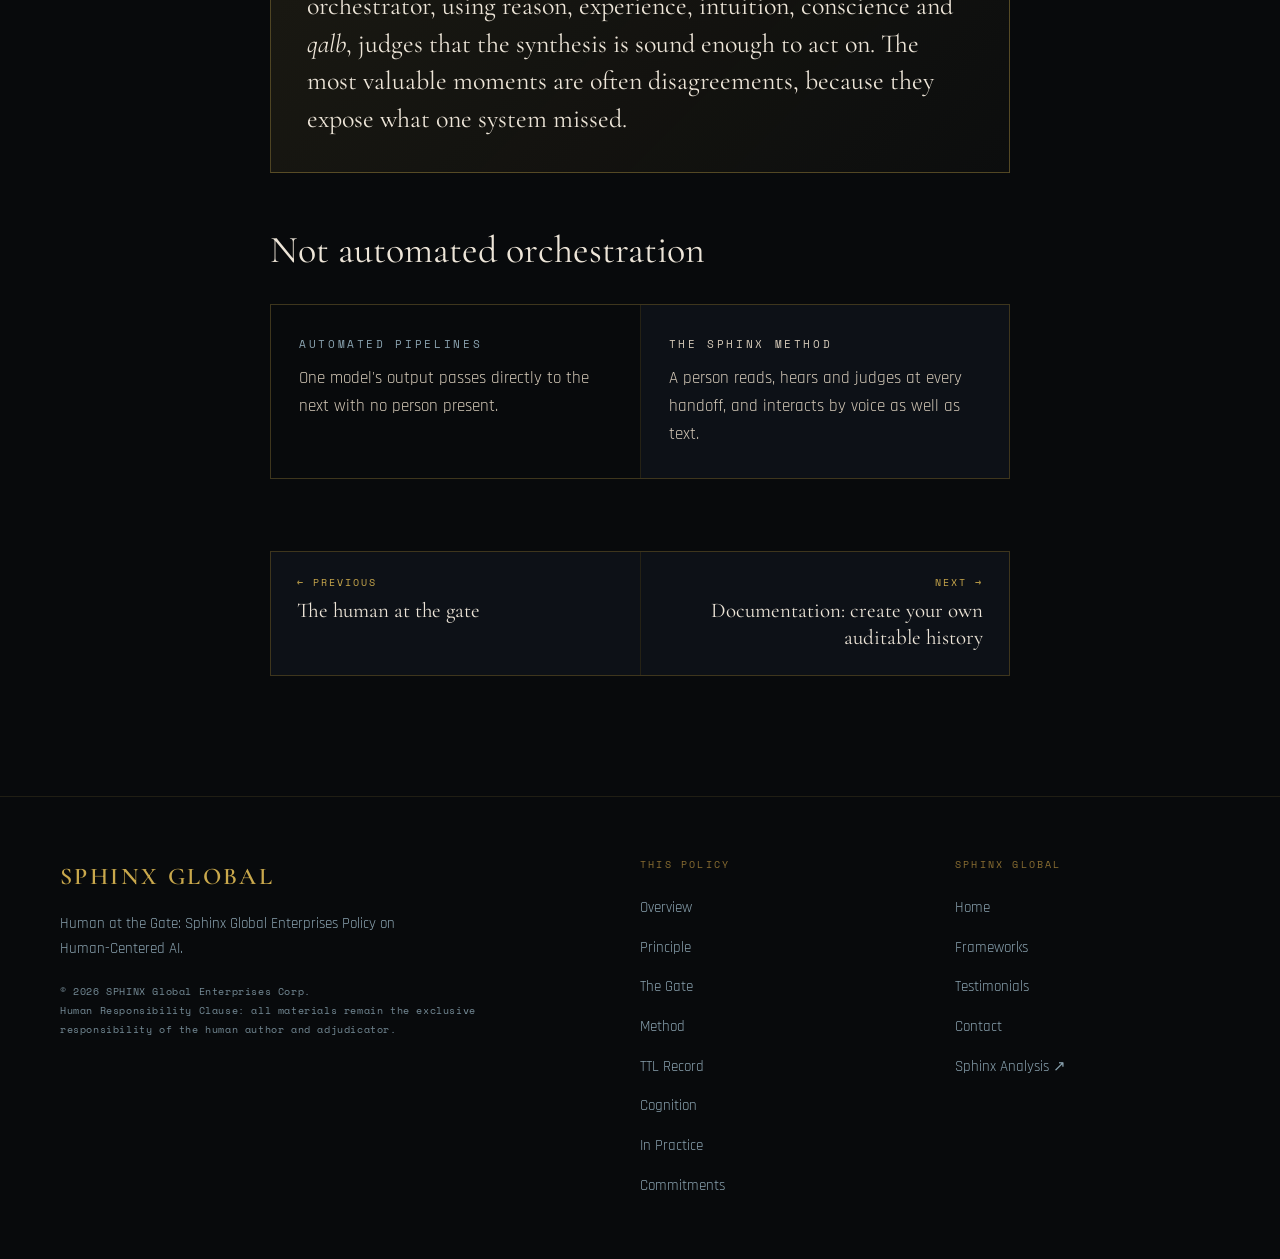
<file: method.html>
<!DOCTYPE html>
<html lang="en">
<head>
  <meta charset="UTF-8" />
  <meta name="viewport" content="width=device-width, initial-scale=1.0" />
  <title>The Sphinx Method | Human at the Gate | SPHINX Global</title>
  <meta name="description" content="The Sphinx Method: eight steps for using several AI platforms in parallel without surrendering judgment." />
  <link rel="canonical" href="https://basnight59.github.io/Human-at-the-Gate/method.html" />
  <meta name="theme-color" content="#080A0C" />
  <meta name="author" content="Kenneth Basnight" />
  <link rel="icon" href="assets/favicon-32.png" type="image/png" sizes="32x32" />
  <link rel="apple-touch-icon" href="assets/apple-touch-icon.png" />
  <meta property="og:type" content="article" />
  <meta property="og:site_name" content="SPHINX Global Enterprises Corp." />
  <meta property="og:title" content="The Sphinx Method | Human at the Gate | SPHINX Global" />
  <meta property="og:description" content="The Sphinx Method: eight steps for using several AI platforms in parallel without surrendering judgment." />
  <meta property="og:url" content="https://basnight59.github.io/Human-at-the-Gate/method.html" />
  <meta property="og:image" content="https://basnight59.github.io/Human-at-the-Gate/assets/og-image.jpg" />
  <meta name="twitter:card" content="summary_large_image" />
  <link rel="preconnect" href="https://fonts.googleapis.com" />
  <link rel="preconnect" href="https://fonts.gstatic.com" crossorigin />
  <link href="https://fonts.googleapis.com/css2?family=Cormorant+Garamond:ital,wght@0,300;0,400;0,600;0,700;1,300;1,400&family=Rajdhani:wght@300;400;500;600;700&family=Space+Mono:wght@400;700&display=swap" rel="stylesheet" />
  <link rel="stylesheet" href="assets/styles.css" />
</head>
<body>
<a class="skip" href="#main">Skip to content</a>
<nav id="site-nav">
  <a href="https://sphinxglobalenterprisescorp.com/" class="nav-logo" title="Back to SPHINX Global">SPHINX <span>Global</span></a>
  <div class="nav-right">
    <a href="https://sphinxglobalenterprisescorp.com/" class="nav-sister"><span class="ns-full">Main </span>Site ↗</a>
    <button class="nav-toggle" type="button" aria-label="Open menu" aria-expanded="false" aria-controls="nav-links"><span></span></button>
  </div>
  <ul class="nav-links" id="nav-links">
    <li><a href="index.html">Overview</a></li><li><a href="principle.html">Principle</a></li><li><a href="the-gate.html">The Gate</a></li><li><a href="method.html" aria-current="page">Method</a></li><li><a href="ttl-record.html">TTL Record</a></li><li><a href="cognitive-participation.html">Cognition</a></li><li><a href="in-practice.html">In Practice</a></li><li><a href="commitments.html">Commitments</a></li>
  </ul>
</nav>
<main id="main">
<header class="page-head">
  <div class="hero-grid" aria-hidden="true"></div>
  <div class="wrap">
    <p class="crumbs"><a href="index.html">Human at the Gate</a> <span aria-hidden="true">/</span> Part 03 of 07</p>
    <h1 class="page-title">The Sphinx Method</h1>
  </div>
</header>
<article class="wrap narrow article">

<div class="prose">
  <p class="intro">The Sphinx Method is how we use several AI platforms in parallel without surrendering judgment to any of them.</p>
  <p>Its motto: <em>we take real-world problems and create real-world algorithms</em>, meaning repeatable, auditable processes, not only software.</p>
</div>

<ol class="steps">
  <li class="step"><span class="step-n">01</span><div><h3>Orchestrate</h3><p>The human poses the question to one or more platforms.</p></div></li>
  <li class="step"><span class="step-n">02</span><div><h3>Compare</h3><p>Outputs are read, and often heard through audio playback, side by side.</p></div></li>
  <li class="step"><span class="step-n">03</span><div><h3>Challenge</h3><p>Each platform&#x27;s claims are tested against the others and against sources.</p></div></li>
  <li class="step"><span class="step-n">04</span><div><h3>Reconcile</h3><p>The human resolves disagreements, deciding which claim holds.</p></div></li>
  <li class="step"><span class="step-n">05</span><div><h3>Synchronize</h3><p>The human judges that evidence, reasoning and conscience have converged.</p></div></li>
  <li class="step"><span class="step-n">06</span><div><h3>Authorize</h3><p>The human approves the action.</p></div></li>
  <li class="step"><span class="step-n">07</span><div><h3>Document</h3><p>The decision, its basis and its time are recorded.</p></div></li>
  <li class="step"><span class="step-n">08</span><div><h3>Act</h3><p>The authorized step is taken, and the human answers for it.</p></div></li>
</ol>

<aside class="policy-box">
  <p class="label">Synchronization is not consensus</p>
  <p>Several models agreeing does not make a claim true; they can share the same error. Synchronization is the moment the human orchestrator, using reason, experience, intuition, conscience and <em>qalb</em>, judges that the synthesis is sound enough to act on. The most valuable moments are often disagreements, because they expose what one system missed.</p>
</aside>

<div class="prose">
  <h2>Not automated orchestration</h2>
  <div class="cards two">
    <div class="card muted-card">
      <p class="card-id">Automated pipelines</p>
      <p>One model's output passes directly to the next with no person present.</p>
    </div>
    <div class="card">
      <p class="card-id">The Sphinx Method</p>
      <p>A person reads, hears and judges at every handoff, and interacts by voice as well as text.</p>
    </div>
  </div>
</div>

<nav class="pager" aria-label="Previous and next"><a class="pager-prev" href="the-gate.html"><span>← Previous</span>The human at the gate</a><a class="pager-next" href="ttl-record.html"><span>Next →</span>Documentation: create your own auditable history</a></nav>
</article>
</main>
<footer>
  <div>
    <div class="footer-logo">SPHINX Global</div>
    <div class="footer-tagline">Human at the Gate: Sphinx Global Enterprises Policy on Human-Centered AI.</div>
    <div class="footer-legal">
      © 2026 SPHINX Global Enterprises Corp.<br>
      Human Responsibility Clause: all materials remain the exclusive responsibility of the human author and adjudicator.
    </div>
  </div>
  <div>
    <div class="footer-col-title">This policy</div>
    <ul class="footer-links">
      <li><a href="index.html">Overview</a></li>
      <li><a href="principle.html">Principle</a></li>
      <li><a href="the-gate.html">The Gate</a></li>
      <li><a href="method.html">Method</a></li>
      <li><a href="ttl-record.html">TTL Record</a></li>
      <li><a href="cognitive-participation.html">Cognition</a></li>
      <li><a href="in-practice.html">In Practice</a></li>
      <li><a href="commitments.html">Commitments</a></li>
    </ul>
  </div>
  <div>
    <div class="footer-col-title">SPHINX Global</div>
    <ul class="footer-links">
      <li><a href="https://sphinxglobalenterprisescorp.com/">Home</a></li>
      <li><a href="https://sphinxglobalenterprisescorp.com/#frameworks">Frameworks</a></li>
      <li><a href="https://sphinxglobalenterprisescorp.com/Testimonials">Testimonials</a></li>
      <li><a href="https://sphinxglobalenterprisescorp.com/#contact">Contact</a></li>
      <li><a href="https://www.sphinxanalysis.com/" target="_blank" rel="noopener">Sphinx Analysis ↗</a></li>
    </ul>
  </div>
</footer>
<script src="assets/site.js" defer></script>
</body>
</html>
</file>
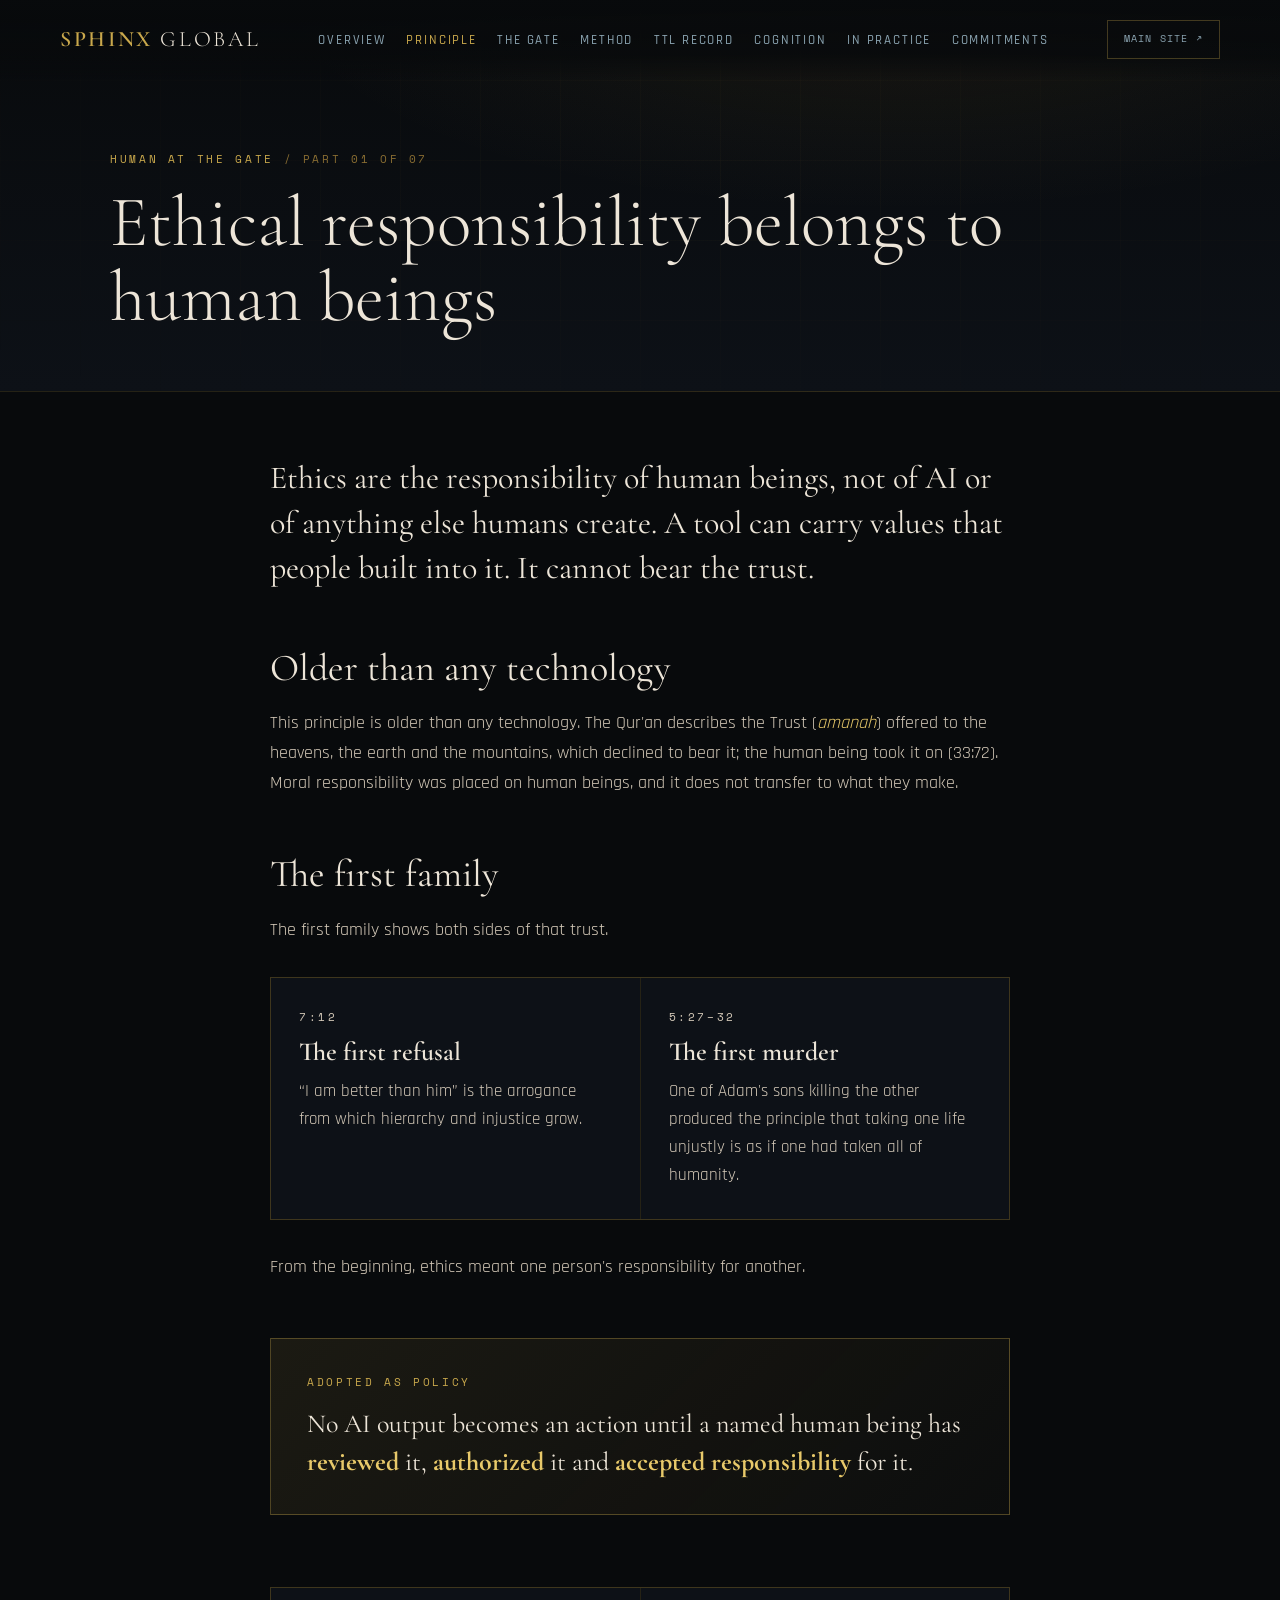
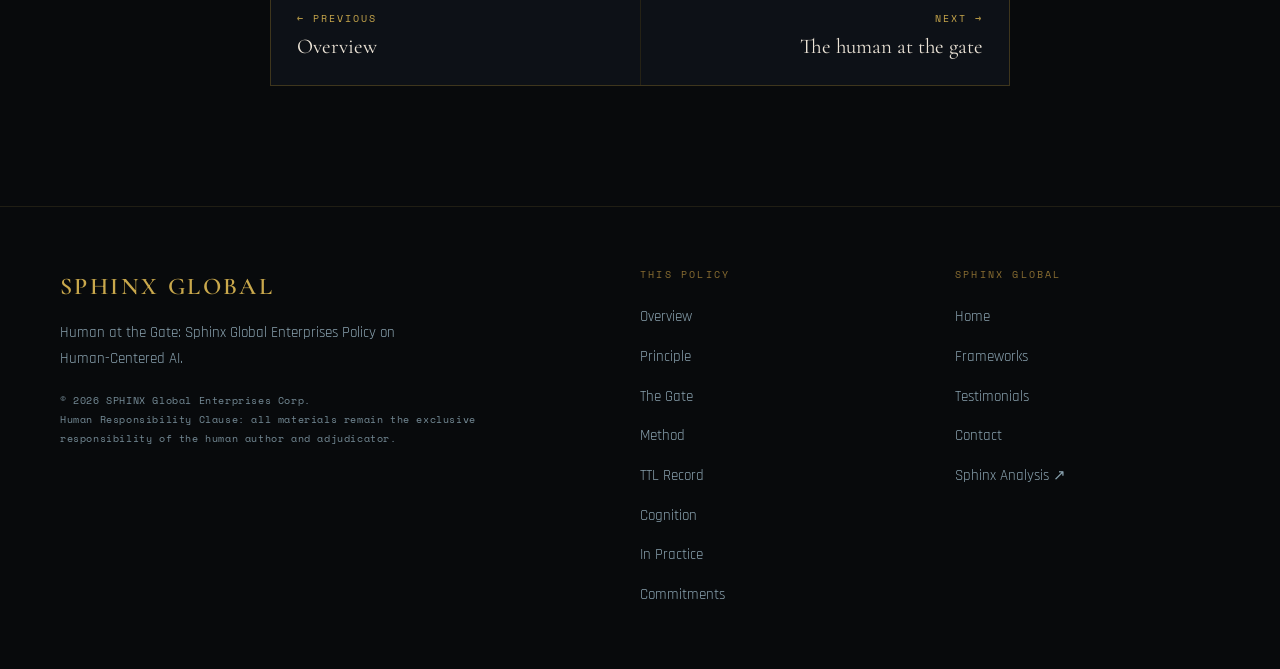
<file: principle.html>
<!DOCTYPE html>
<html lang="en">
<head>
  <meta charset="UTF-8" />
  <meta name="viewport" content="width=device-width, initial-scale=1.0" />
  <title>Ethical responsibility belongs to human beings | Human at the Gate | SPHINX Global</title>
  <meta name="description" content="Why ethical responsibility belongs to human beings, not to AI or anything else humans create." />
  <link rel="canonical" href="https://basnight59.github.io/Human-at-the-Gate/principle.html" />
  <meta name="theme-color" content="#080A0C" />
  <meta name="author" content="Kenneth Basnight" />
  <link rel="icon" href="assets/favicon-32.png" type="image/png" sizes="32x32" />
  <link rel="apple-touch-icon" href="assets/apple-touch-icon.png" />
  <meta property="og:type" content="article" />
  <meta property="og:site_name" content="SPHINX Global Enterprises Corp." />
  <meta property="og:title" content="Ethical responsibility belongs to human beings | Human at the Gate | SPHINX Global" />
  <meta property="og:description" content="Why ethical responsibility belongs to human beings, not to AI or anything else humans create." />
  <meta property="og:url" content="https://basnight59.github.io/Human-at-the-Gate/principle.html" />
  <meta property="og:image" content="https://basnight59.github.io/Human-at-the-Gate/assets/og-image.jpg" />
  <meta name="twitter:card" content="summary_large_image" />
  <link rel="preconnect" href="https://fonts.googleapis.com" />
  <link rel="preconnect" href="https://fonts.gstatic.com" crossorigin />
  <link href="https://fonts.googleapis.com/css2?family=Cormorant+Garamond:ital,wght@0,300;0,400;0,600;0,700;1,300;1,400&family=Rajdhani:wght@300;400;500;600;700&family=Space+Mono:wght@400;700&display=swap" rel="stylesheet" />
  <link rel="stylesheet" href="assets/styles.css" />
</head>
<body>
<a class="skip" href="#main">Skip to content</a>
<nav id="site-nav">
  <a href="https://sphinxglobalenterprisescorp.com/" class="nav-logo" title="Back to SPHINX Global">SPHINX <span>Global</span></a>
  <div class="nav-right">
    <a href="https://sphinxglobalenterprisescorp.com/" class="nav-sister"><span class="ns-full">Main </span>Site ↗</a>
    <button class="nav-toggle" type="button" aria-label="Open menu" aria-expanded="false" aria-controls="nav-links"><span></span></button>
  </div>
  <ul class="nav-links" id="nav-links">
    <li><a href="index.html">Overview</a></li><li><a href="principle.html" aria-current="page">Principle</a></li><li><a href="the-gate.html">The Gate</a></li><li><a href="method.html">Method</a></li><li><a href="ttl-record.html">TTL Record</a></li><li><a href="cognitive-participation.html">Cognition</a></li><li><a href="in-practice.html">In Practice</a></li><li><a href="commitments.html">Commitments</a></li>
  </ul>
</nav>
<main id="main">
<header class="page-head">
  <div class="hero-grid" aria-hidden="true"></div>
  <div class="wrap">
    <p class="crumbs"><a href="index.html">Human at the Gate</a> <span aria-hidden="true">/</span> Part 01 of 07</p>
    <h1 class="page-title">Ethical responsibility belongs to human beings</h1>
  </div>
</header>
<article class="wrap narrow article">

<div class="prose">
  <p class="intro">Ethics are the responsibility of human beings, not of AI or of anything else humans create. A tool can carry values that people built into it. It cannot bear the trust.</p>

  <h2>Older than any technology</h2>
  <p>This principle is older than any technology. The Qur'an describes the Trust (<em>amanah</em>) offered to the heavens, the earth and the mountains, which declined to bear it; the human being took it on (33:72). Moral responsibility was placed on human beings, and it does not transfer to what they make.</p>

  <h2>The first family</h2>
  <p>The first family shows both sides of that trust.</p>
  <div class="cards two">
    <div class="card">
      <p class="card-id">7:12</p>
      <h3>The first refusal</h3>
      <p>&ldquo;I am better than him&rdquo; is the arrogance from which hierarchy and injustice grow.</p>
    </div>
    <div class="card">
      <p class="card-id">5:27&ndash;32</p>
      <h3>The first murder</h3>
      <p>One of Adam's sons killing the other produced the principle that taking one life unjustly is as if one had taken all of humanity.</p>
    </div>
  </div>
  <p>From the beginning, ethics meant one person's responsibility for another.</p>
</div>

<aside class="policy-box">
  <p class="label">Adopted as policy</p>
  <p>No AI output becomes an action until a named human being has <strong>reviewed</strong> it, <strong>authorized</strong> it and <strong>accepted responsibility</strong> for it.</p>
</aside>

<nav class="pager" aria-label="Previous and next"><a class="pager-prev" href="index.html"><span>← Previous</span>Overview</a><a class="pager-next" href="the-gate.html"><span>Next →</span>The human at the gate</a></nav>
</article>
</main>
<footer>
  <div>
    <div class="footer-logo">SPHINX Global</div>
    <div class="footer-tagline">Human at the Gate: Sphinx Global Enterprises Policy on Human-Centered AI.</div>
    <div class="footer-legal">
      © 2026 SPHINX Global Enterprises Corp.<br>
      Human Responsibility Clause: all materials remain the exclusive responsibility of the human author and adjudicator.
    </div>
  </div>
  <div>
    <div class="footer-col-title">This policy</div>
    <ul class="footer-links">
      <li><a href="index.html">Overview</a></li>
      <li><a href="principle.html">Principle</a></li>
      <li><a href="the-gate.html">The Gate</a></li>
      <li><a href="method.html">Method</a></li>
      <li><a href="ttl-record.html">TTL Record</a></li>
      <li><a href="cognitive-participation.html">Cognition</a></li>
      <li><a href="in-practice.html">In Practice</a></li>
      <li><a href="commitments.html">Commitments</a></li>
    </ul>
  </div>
  <div>
    <div class="footer-col-title">SPHINX Global</div>
    <ul class="footer-links">
      <li><a href="https://sphinxglobalenterprisescorp.com/">Home</a></li>
      <li><a href="https://sphinxglobalenterprisescorp.com/#frameworks">Frameworks</a></li>
      <li><a href="https://sphinxglobalenterprisescorp.com/Testimonials">Testimonials</a></li>
      <li><a href="https://sphinxglobalenterprisescorp.com/#contact">Contact</a></li>
      <li><a href="https://www.sphinxanalysis.com/" target="_blank" rel="noopener">Sphinx Analysis ↗</a></li>
    </ul>
  </div>
</footer>
<script src="assets/site.js" defer></script>
</body>
</html>
</file>
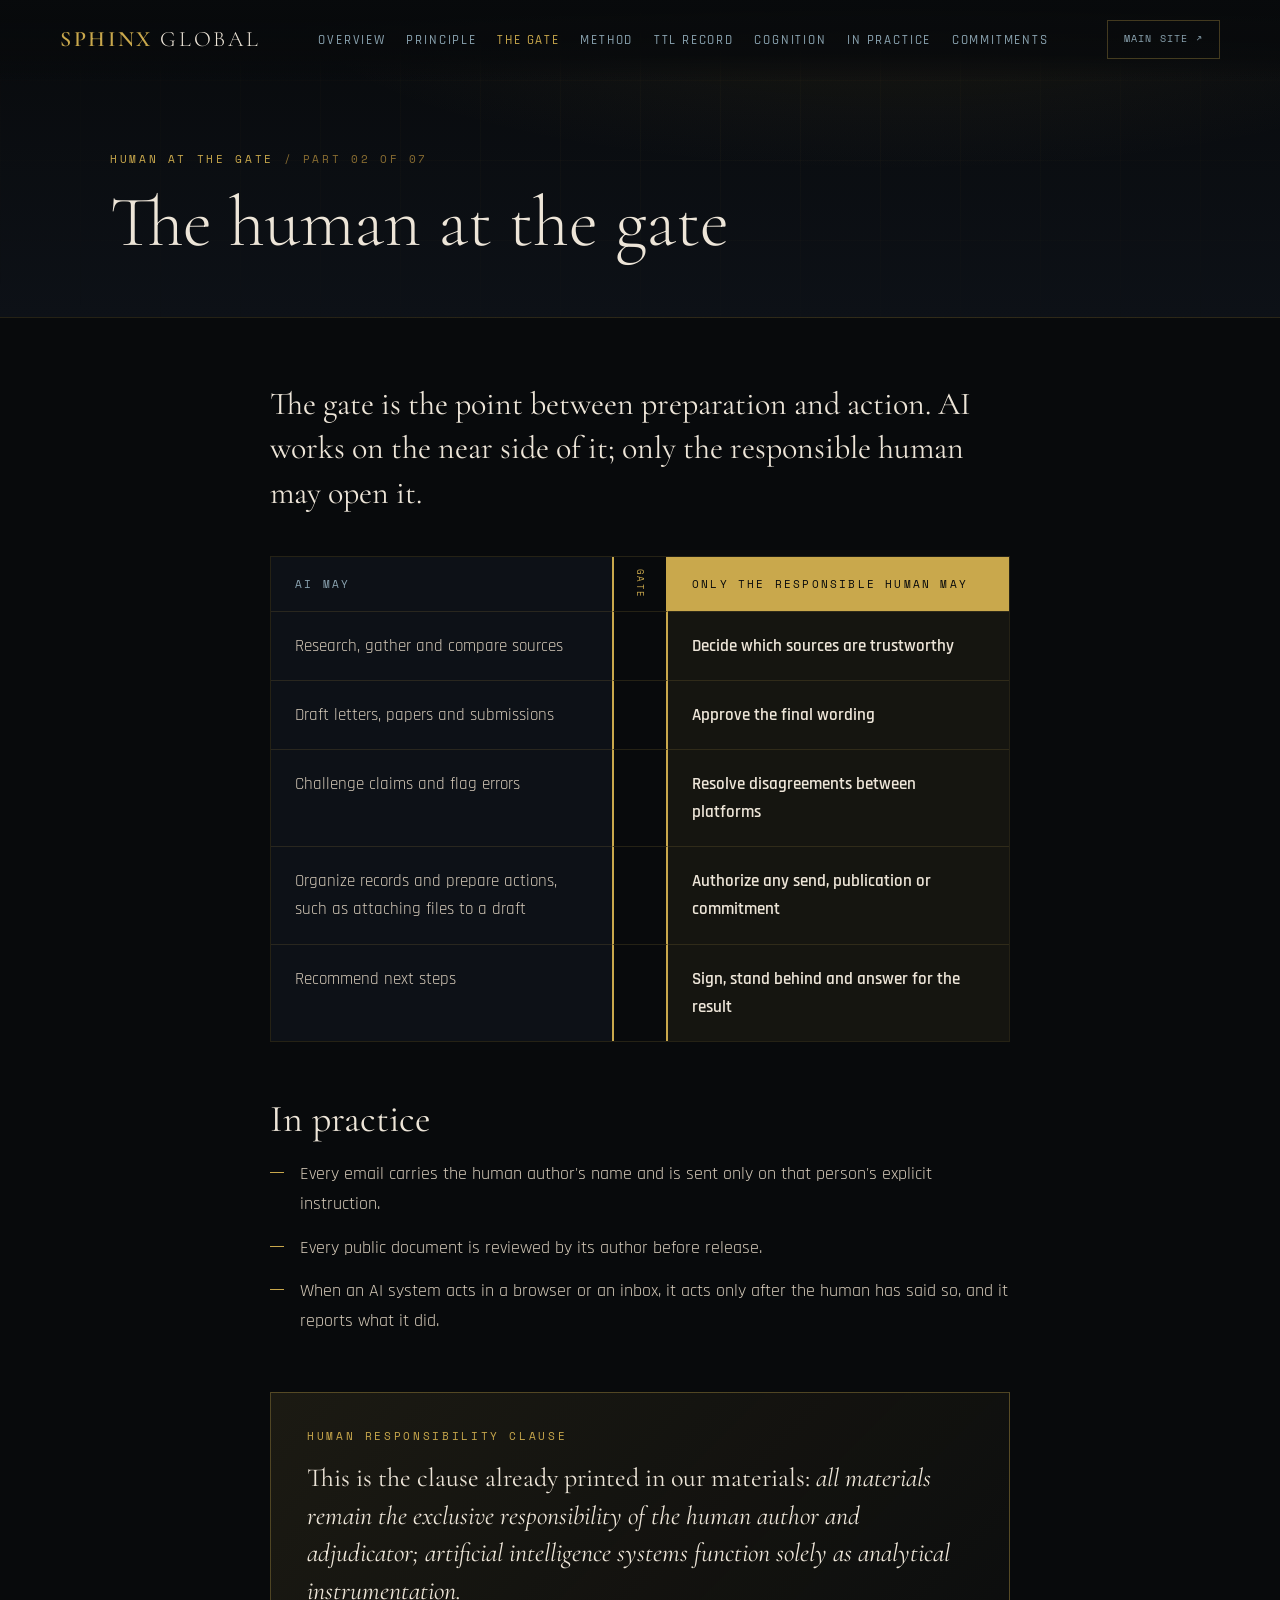
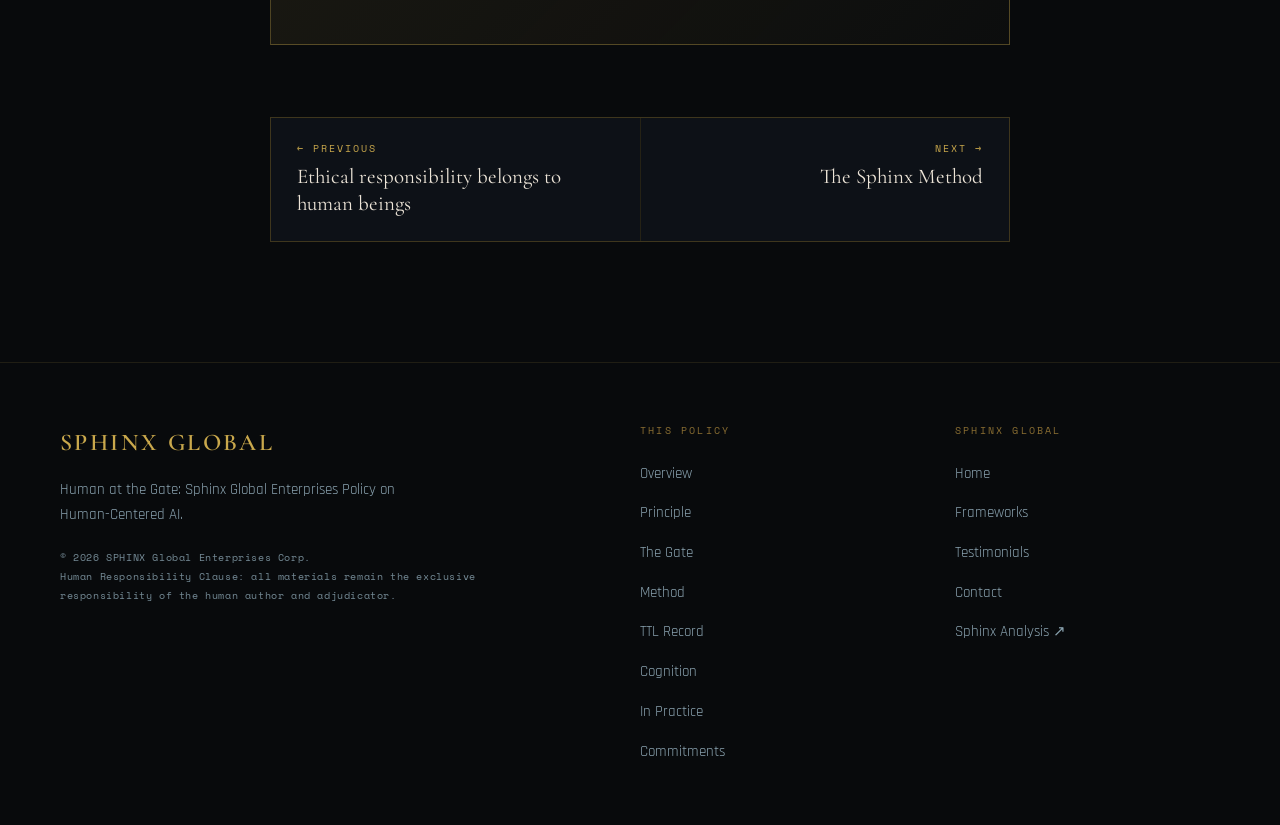
<file: the-gate.html>
<!DOCTYPE html>
<html lang="en">
<head>
  <meta charset="UTF-8" />
  <meta name="viewport" content="width=device-width, initial-scale=1.0" />
  <title>The human at the gate | Human at the Gate | SPHINX Global</title>
  <meta name="description" content="The gate between preparation and action: what AI may do, and what only the responsible human may do." />
  <link rel="canonical" href="https://basnight59.github.io/Human-at-the-Gate/the-gate.html" />
  <meta name="theme-color" content="#080A0C" />
  <meta name="author" content="Kenneth Basnight" />
  <link rel="icon" href="assets/favicon-32.png" type="image/png" sizes="32x32" />
  <link rel="apple-touch-icon" href="assets/apple-touch-icon.png" />
  <meta property="og:type" content="article" />
  <meta property="og:site_name" content="SPHINX Global Enterprises Corp." />
  <meta property="og:title" content="The human at the gate | Human at the Gate | SPHINX Global" />
  <meta property="og:description" content="The gate between preparation and action: what AI may do, and what only the responsible human may do." />
  <meta property="og:url" content="https://basnight59.github.io/Human-at-the-Gate/the-gate.html" />
  <meta property="og:image" content="https://basnight59.github.io/Human-at-the-Gate/assets/og-image.jpg" />
  <meta name="twitter:card" content="summary_large_image" />
  <link rel="preconnect" href="https://fonts.googleapis.com" />
  <link rel="preconnect" href="https://fonts.gstatic.com" crossorigin />
  <link href="https://fonts.googleapis.com/css2?family=Cormorant+Garamond:ital,wght@0,300;0,400;0,600;0,700;1,300;1,400&family=Rajdhani:wght@300;400;500;600;700&family=Space+Mono:wght@400;700&display=swap" rel="stylesheet" />
  <link rel="stylesheet" href="assets/styles.css" />
</head>
<body>
<a class="skip" href="#main">Skip to content</a>
<nav id="site-nav">
  <a href="https://sphinxglobalenterprisescorp.com/" class="nav-logo" title="Back to SPHINX Global">SPHINX <span>Global</span></a>
  <div class="nav-right">
    <a href="https://sphinxglobalenterprisescorp.com/" class="nav-sister"><span class="ns-full">Main </span>Site ↗</a>
    <button class="nav-toggle" type="button" aria-label="Open menu" aria-expanded="false" aria-controls="nav-links"><span></span></button>
  </div>
  <ul class="nav-links" id="nav-links">
    <li><a href="index.html">Overview</a></li><li><a href="principle.html">Principle</a></li><li><a href="the-gate.html" aria-current="page">The Gate</a></li><li><a href="method.html">Method</a></li><li><a href="ttl-record.html">TTL Record</a></li><li><a href="cognitive-participation.html">Cognition</a></li><li><a href="in-practice.html">In Practice</a></li><li><a href="commitments.html">Commitments</a></li>
  </ul>
</nav>
<main id="main">
<header class="page-head">
  <div class="hero-grid" aria-hidden="true"></div>
  <div class="wrap">
    <p class="crumbs"><a href="index.html">Human at the Gate</a> <span aria-hidden="true">/</span> Part 02 of 07</p>
    <h1 class="page-title">The human at the gate</h1>
  </div>
</header>
<article class="wrap narrow article">

<div class="prose">
  <p class="intro">The gate is the point between preparation and action. AI works on the near side of it; only the responsible human may open it.</p>
</div>

<div class="gate" role="table" aria-label="What AI may do and what only the responsible human may do">
  <div class="gate-head" role="row">
    <div role="columnheader">AI may</div>
    <div class="gate-bar" aria-hidden="true"><span>Gate</span></div>
    <div role="columnheader">Only the responsible human may</div>
  </div>
  <div class="gate-row" role="row"><div role="cell" class="ai">Research, gather and compare sources</div><div class="gate-bar" aria-hidden="true"></div><div role="cell" class="human">Decide which sources are trustworthy</div></div>
  <div class="gate-row" role="row"><div role="cell" class="ai">Draft letters, papers and submissions</div><div class="gate-bar" aria-hidden="true"></div><div role="cell" class="human">Approve the final wording</div></div>
  <div class="gate-row" role="row"><div role="cell" class="ai">Challenge claims and flag errors</div><div class="gate-bar" aria-hidden="true"></div><div role="cell" class="human">Resolve disagreements between platforms</div></div>
  <div class="gate-row" role="row"><div role="cell" class="ai">Organize records and prepare actions, such as attaching files to a draft</div><div class="gate-bar" aria-hidden="true"></div><div role="cell" class="human">Authorize any send, publication or commitment</div></div>
  <div class="gate-row" role="row"><div role="cell" class="ai">Recommend next steps</div><div class="gate-bar" aria-hidden="true"></div><div role="cell" class="human">Sign, stand behind and answer for the result</div></div>
</div>

<div class="prose">
  <h2>In practice</h2>
  <ul class="ticks">
    <li>Every email carries the human author's name and is sent only on that person's explicit instruction.</li>
    <li>Every public document is reviewed by its author before release.</li>
    <li>When an AI system acts in a browser or an inbox, it acts only after the human has said so, and it reports what it did.</li>
  </ul>
</div>

<aside class="policy-box">
  <p class="label">Human Responsibility Clause</p>
  <p>This is the clause already printed in our materials: <em>all materials remain the exclusive responsibility of the human author and adjudicator; artificial intelligence systems function solely as analytical instrumentation.</em></p>
</aside>

<nav class="pager" aria-label="Previous and next"><a class="pager-prev" href="principle.html"><span>← Previous</span>Ethical responsibility belongs to human beings</a><a class="pager-next" href="method.html"><span>Next →</span>The Sphinx Method</a></nav>
</article>
</main>
<footer>
  <div>
    <div class="footer-logo">SPHINX Global</div>
    <div class="footer-tagline">Human at the Gate: Sphinx Global Enterprises Policy on Human-Centered AI.</div>
    <div class="footer-legal">
      © 2026 SPHINX Global Enterprises Corp.<br>
      Human Responsibility Clause: all materials remain the exclusive responsibility of the human author and adjudicator.
    </div>
  </div>
  <div>
    <div class="footer-col-title">This policy</div>
    <ul class="footer-links">
      <li><a href="index.html">Overview</a></li>
      <li><a href="principle.html">Principle</a></li>
      <li><a href="the-gate.html">The Gate</a></li>
      <li><a href="method.html">Method</a></li>
      <li><a href="ttl-record.html">TTL Record</a></li>
      <li><a href="cognitive-participation.html">Cognition</a></li>
      <li><a href="in-practice.html">In Practice</a></li>
      <li><a href="commitments.html">Commitments</a></li>
    </ul>
  </div>
  <div>
    <div class="footer-col-title">SPHINX Global</div>
    <ul class="footer-links">
      <li><a href="https://sphinxglobalenterprisescorp.com/">Home</a></li>
      <li><a href="https://sphinxglobalenterprisescorp.com/#frameworks">Frameworks</a></li>
      <li><a href="https://sphinxglobalenterprisescorp.com/Testimonials">Testimonials</a></li>
      <li><a href="https://sphinxglobalenterprisescorp.com/#contact">Contact</a></li>
      <li><a href="https://www.sphinxanalysis.com/" target="_blank" rel="noopener">Sphinx Analysis ↗</a></li>
    </ul>
  </div>
</footer>
<script src="assets/site.js" defer></script>
</body>
</html>
</file>
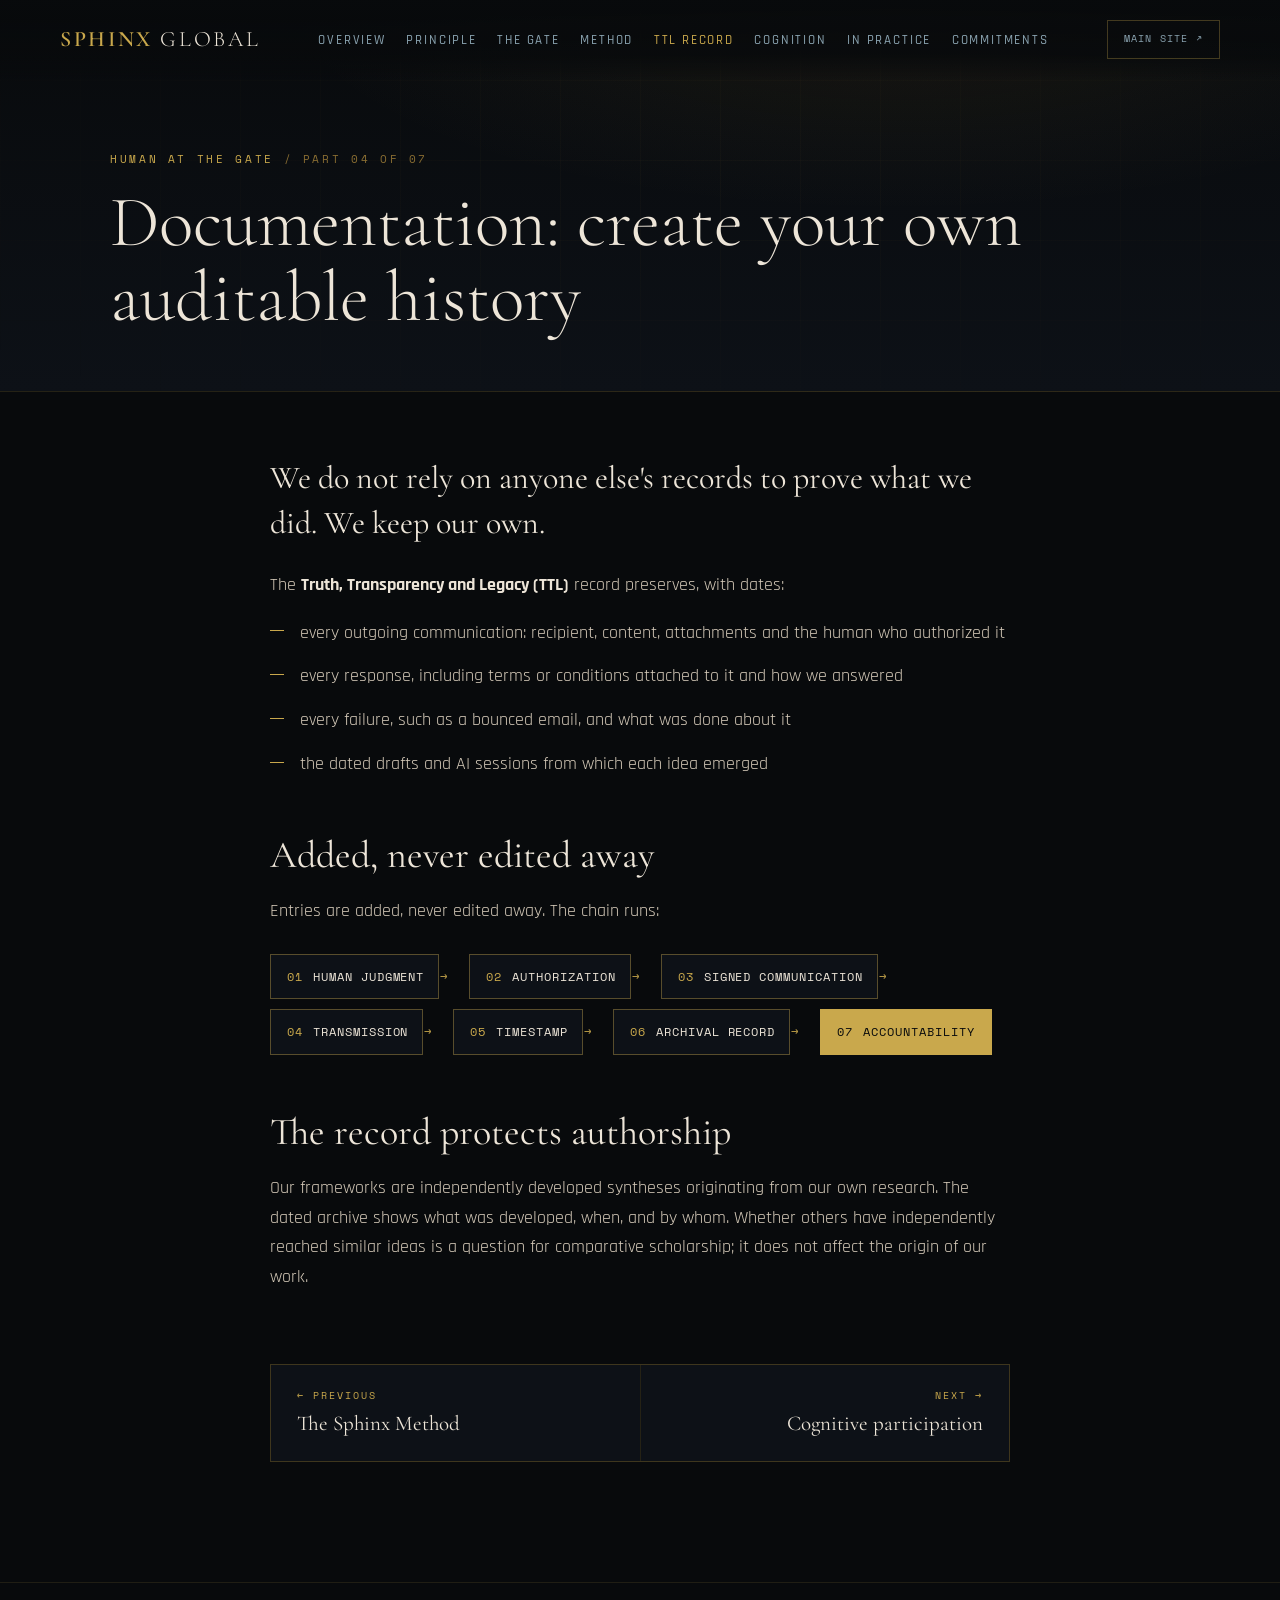
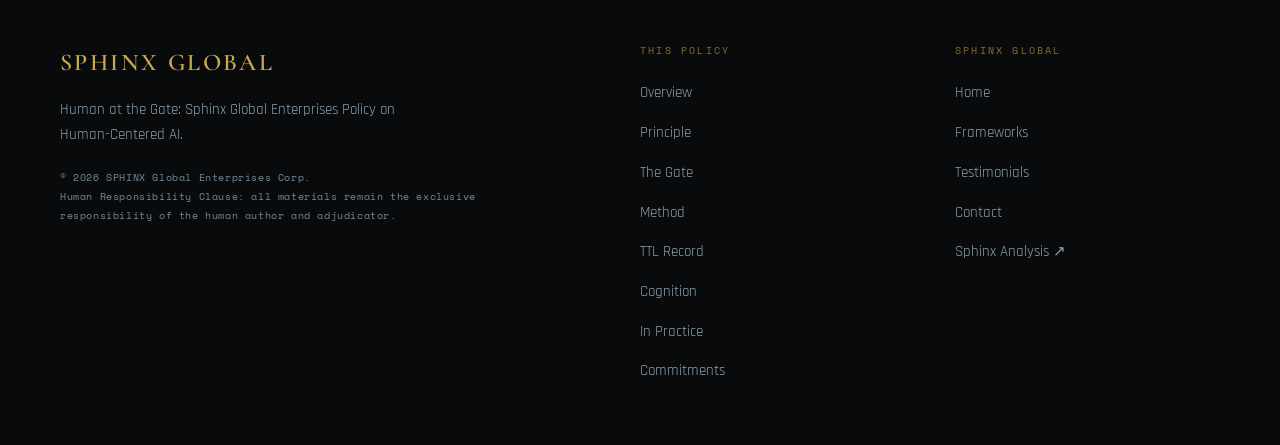
<file: ttl-record.html>
<!DOCTYPE html>
<html lang="en">
<head>
  <meta charset="UTF-8" />
  <meta name="viewport" content="width=device-width, initial-scale=1.0" />
  <title>Documentation: create your own auditable history | Human at the Gate | SPHINX Global</title>
  <meta name="description" content="The Truth, Transparency and Legacy (TTL) record: a dated, append-only history of every authorized action." />
  <link rel="canonical" href="https://basnight59.github.io/Human-at-the-Gate/ttl-record.html" />
  <meta name="theme-color" content="#080A0C" />
  <meta name="author" content="Kenneth Basnight" />
  <link rel="icon" href="assets/favicon-32.png" type="image/png" sizes="32x32" />
  <link rel="apple-touch-icon" href="assets/apple-touch-icon.png" />
  <meta property="og:type" content="article" />
  <meta property="og:site_name" content="SPHINX Global Enterprises Corp." />
  <meta property="og:title" content="Documentation: create your own auditable history | Human at the Gate | SPHINX Global" />
  <meta property="og:description" content="The Truth, Transparency and Legacy (TTL) record: a dated, append-only history of every authorized action." />
  <meta property="og:url" content="https://basnight59.github.io/Human-at-the-Gate/ttl-record.html" />
  <meta property="og:image" content="https://basnight59.github.io/Human-at-the-Gate/assets/og-image.jpg" />
  <meta name="twitter:card" content="summary_large_image" />
  <link rel="preconnect" href="https://fonts.googleapis.com" />
  <link rel="preconnect" href="https://fonts.gstatic.com" crossorigin />
  <link href="https://fonts.googleapis.com/css2?family=Cormorant+Garamond:ital,wght@0,300;0,400;0,600;0,700;1,300;1,400&family=Rajdhani:wght@300;400;500;600;700&family=Space+Mono:wght@400;700&display=swap" rel="stylesheet" />
  <link rel="stylesheet" href="assets/styles.css" />
</head>
<body>
<a class="skip" href="#main">Skip to content</a>
<nav id="site-nav">
  <a href="https://sphinxglobalenterprisescorp.com/" class="nav-logo" title="Back to SPHINX Global">SPHINX <span>Global</span></a>
  <div class="nav-right">
    <a href="https://sphinxglobalenterprisescorp.com/" class="nav-sister"><span class="ns-full">Main </span>Site ↗</a>
    <button class="nav-toggle" type="button" aria-label="Open menu" aria-expanded="false" aria-controls="nav-links"><span></span></button>
  </div>
  <ul class="nav-links" id="nav-links">
    <li><a href="index.html">Overview</a></li><li><a href="principle.html">Principle</a></li><li><a href="the-gate.html">The Gate</a></li><li><a href="method.html">Method</a></li><li><a href="ttl-record.html" aria-current="page">TTL Record</a></li><li><a href="cognitive-participation.html">Cognition</a></li><li><a href="in-practice.html">In Practice</a></li><li><a href="commitments.html">Commitments</a></li>
  </ul>
</nav>
<main id="main">
<header class="page-head">
  <div class="hero-grid" aria-hidden="true"></div>
  <div class="wrap">
    <p class="crumbs"><a href="index.html">Human at the Gate</a> <span aria-hidden="true">/</span> Part 04 of 07</p>
    <h1 class="page-title">Documentation: create your own auditable history</h1>
  </div>
</header>
<article class="wrap narrow article">

<div class="prose">
  <p class="intro">We do not rely on anyone else's records to prove what we did. We keep our own.</p>
  <p>The <strong>Truth, Transparency and Legacy (TTL)</strong> record preserves, with dates:</p>
  <ul class="ticks">
    <li>every outgoing communication: recipient, content, attachments and the human who authorized it</li>
    <li>every response, including terms or conditions attached to it and how we answered</li>
    <li>every failure, such as a bounced email, and what was done about it</li>
    <li>the dated drafts and AI sessions from which each idea emerged</li>
  </ul>

  <h2>Added, never edited away</h2>
  <p>Entries are added, never edited away. The chain runs:</p>
</div>

<ol class="chain" aria-label="The TTL chain">
  <li>Human judgment</li>
  <li>Authorization</li>
  <li>Signed communication</li>
  <li>Transmission</li>
  <li>Timestamp</li>
  <li>Archival record</li>
  <li>Accountability</li>
</ol>

<div class="prose">
  <h2>The record protects authorship</h2>
  <p>Our frameworks are independently developed syntheses originating from our own research. The dated archive shows what was developed, when, and by whom. Whether others have independently reached similar ideas is a question for comparative scholarship; it does not affect the origin of our work.</p>
</div>

<nav class="pager" aria-label="Previous and next"><a class="pager-prev" href="method.html"><span>← Previous</span>The Sphinx Method</a><a class="pager-next" href="cognitive-participation.html"><span>Next →</span>Cognitive participation</a></nav>
</article>
</main>
<footer>
  <div>
    <div class="footer-logo">SPHINX Global</div>
    <div class="footer-tagline">Human at the Gate: Sphinx Global Enterprises Policy on Human-Centered AI.</div>
    <div class="footer-legal">
      © 2026 SPHINX Global Enterprises Corp.<br>
      Human Responsibility Clause: all materials remain the exclusive responsibility of the human author and adjudicator.
    </div>
  </div>
  <div>
    <div class="footer-col-title">This policy</div>
    <ul class="footer-links">
      <li><a href="index.html">Overview</a></li>
      <li><a href="principle.html">Principle</a></li>
      <li><a href="the-gate.html">The Gate</a></li>
      <li><a href="method.html">Method</a></li>
      <li><a href="ttl-record.html">TTL Record</a></li>
      <li><a href="cognitive-participation.html">Cognition</a></li>
      <li><a href="in-practice.html">In Practice</a></li>
      <li><a href="commitments.html">Commitments</a></li>
    </ul>
  </div>
  <div>
    <div class="footer-col-title">SPHINX Global</div>
    <ul class="footer-links">
      <li><a href="https://sphinxglobalenterprisescorp.com/">Home</a></li>
      <li><a href="https://sphinxglobalenterprisescorp.com/#frameworks">Frameworks</a></li>
      <li><a href="https://sphinxglobalenterprisescorp.com/Testimonials">Testimonials</a></li>
      <li><a href="https://sphinxglobalenterprisescorp.com/#contact">Contact</a></li>
      <li><a href="https://www.sphinxanalysis.com/" target="_blank" rel="noopener">Sphinx Analysis ↗</a></li>
    </ul>
  </div>
</footer>
<script src="assets/site.js" defer></script>
</body>
</html>
</file>
<file: assets/styles.css>
/* Human at the Gate — shares the SPHINX Global palette and type */
:root {
  --gold: #C9A84C;
  --gold-light: #E8C96A;
  --gold-dim: #8A6E32;
  --black: #080A0C;
  --dark: #0D1117;
  --dark-2: #141B24;
  --dark-3: #1C2733;
  --muted: #8AA3B0;
  --text: #D4C9B8;
  --text-bright: #EDE5D8;
  --line: rgba(201,168,76,0.15);
  --font-display: 'Cormorant Garamond', Georgia, serif;
  --font-ui: 'Rajdhani', 'Segoe UI', sans-serif;
  --font-mono: 'Space Mono', ui-monospace, monospace;
}
*, *::before, *::after { box-sizing: border-box; margin: 0; padding: 0; }
html { scroll-behavior: smooth; }
body { background: var(--black); color: var(--text); font-family: var(--font-ui); font-size: 18px; line-height: 1.65; overflow-x: hidden; }
a { color: var(--gold); }
a:focus-visible, button:focus-visible { outline: 2px solid var(--gold-light); outline-offset: 3px; }
.skip { position: absolute; left: -9999px; top: 8px; background: var(--gold); color: var(--black); padding: 8px 14px; z-index: 200; }
.skip:focus { left: 8px; }

/* ---------- Nav (mirrors main site) ---------- */
nav#site-nav {
  position: fixed; top: 0; width: 100%; z-index: 100;
  padding: 20px 60px; display: flex; align-items: center; justify-content: space-between;
  background: linear-gradient(180deg, rgba(8,10,12,0.98) 0%, rgba(8,10,12,0.85) 70%, rgba(8,10,12,0) 100%);
}
.nav-logo { font-family: var(--font-display); font-size: 22px; font-weight: 600; color: var(--gold); letter-spacing: 0.12em; text-decoration: none; text-transform: uppercase; white-space: nowrap; }
.nav-logo span { color: var(--text-bright); font-weight: 300; }
.nav-links { display: flex; gap: clamp(14px, 1.6vw, 28px); list-style: none; order: 2; }
.nav-links a { font-size: 13px; font-weight: 500; letter-spacing: 0.14em; text-transform: uppercase; color: var(--muted); text-decoration: none; transition: color 0.3s; white-space: nowrap; }
.nav-links a:hover, .nav-links a[aria-current="page"] { color: var(--gold); }
.nav-right { display: flex; align-items: center; gap: 16px; order: 3; }
.nav-sister { font-family: var(--font-mono); font-size: 10px; letter-spacing: 0.12em; text-transform: uppercase; color: var(--muted); border: 1px solid rgba(201,168,76,0.3); padding: 10px 16px; text-decoration: none; transition: all 0.3s; white-space: nowrap; }
.nav-sister:hover { border-color: var(--gold); color: var(--gold); }
.nav-toggle { display: none; background: none; border: 1px solid var(--gold-dim); width: 44px; height: 44px; cursor: pointer; position: relative; }
.nav-toggle span, .nav-toggle span::before, .nav-toggle span::after { position: absolute; left: 12px; width: 18px; height: 1.5px; background: var(--gold); content: ''; transition: transform 0.25s; }
.nav-toggle span { top: 21px; }
.nav-toggle span::before { left: 0; top: -6px; }
.nav-toggle span::after { left: 0; top: 6px; }
nav.open .nav-toggle span { background: transparent; }
nav.open .nav-toggle span::before { transform: translateY(6px) rotate(45deg); }
nav.open .nav-toggle span::after { transform: translateY(-6px) rotate(-45deg); }

/* ---------- Layout ---------- */
.wrap { max-width: 1180px; margin: 0 auto; padding: 0 60px; position: relative; }
.narrow { max-width: 860px; }
.block { padding-top: 80px; padding-bottom: 20px; }
.label, .eyebrow, .card-id, .crumbs { font-family: var(--font-mono); font-size: 11px; letter-spacing: 0.24em; text-transform: uppercase; color: var(--gold); }
.h2 { font-family: var(--font-display); font-size: clamp(32px, 3.6vw, 48px); font-weight: 400; color: var(--text-bright); line-height: 1.1; margin-top: 10px; }
.hero-grid { position: absolute; inset: 0; pointer-events: none;
  background-image: linear-gradient(rgba(201,168,76,0.035) 1px, transparent 1px), linear-gradient(90deg, rgba(201,168,76,0.035) 1px, transparent 1px);
  background-size: 80px 80px; mask-image: radial-gradient(ellipse 75% 75% at 55% 45%, black 0%, transparent 100%); -webkit-mask-image: radial-gradient(ellipse 75% 75% at 55% 45%, black 0%, transparent 100%); }

/* ---------- Home hero ---------- */
.hero { position: relative; min-height: 88vh; display: flex; align-items: center; padding: 140px 0 80px;
  background: radial-gradient(ellipse 90% 70% at 65% 35%, rgba(201,168,76,0.09) 0%, transparent 65%), linear-gradient(165deg, var(--black) 0%, #0A0E14 50%, var(--dark) 100%);
  border-bottom: 1px solid var(--line); }
.hero-inner { z-index: 1; }
.hero-title { font-family: var(--font-display); font-size: clamp(52px, 8vw, 112px); font-weight: 300; line-height: 0.98; color: var(--text-bright); margin: 18px 0 22px; }
.hero-title em { color: var(--gold); font-style: italic; }
.byline { font-family: var(--font-mono); font-size: 12px; letter-spacing: 0.08em; color: var(--muted); margin-bottom: 30px; }
.lede { font-family: var(--font-display); font-size: clamp(20px, 2vw, 26px); line-height: 1.5; max-width: 760px; color: var(--text); }
.lede strong { color: var(--gold-light); font-weight: 600; }
.hero-actions { display: flex; gap: 14px; margin-top: 40px; flex-wrap: wrap; }
.btn-primary, .btn-secondary { font-family: var(--font-mono); font-size: 12px; letter-spacing: 0.15em; text-transform: uppercase; padding: 16px 30px; text-decoration: none; transition: all 0.3s; }
.btn-primary { background: var(--gold); color: var(--black); }
.btn-primary:hover { background: var(--gold-light); }
.btn-secondary { border: 1px solid var(--gold-dim); color: var(--gold); }
.btn-secondary:hover { border-color: var(--gold); background: rgba(201,168,76,0.08); }

.two-col { display: grid; grid-template-columns: 1fr 1.4fr; gap: 60px; align-items: start; }
.pull { margin: 64px 0 0; padding: 40px 0 40px 40px; border-left: 2px solid var(--gold); }
.pull p { font-family: var(--font-display); font-style: italic; font-size: clamp(26px, 3vw, 40px); line-height: 1.3; color: var(--text-bright); }
.pull cite { display: block; margin-top: 18px; font-family: var(--font-mono); font-style: normal; font-size: 11px; letter-spacing: 0.22em; text-transform: uppercase; color: var(--gold-dim); }

.toc { list-style: none; margin-top: 36px; display: grid; grid-template-columns: repeat(2, minmax(0, 1fr)); gap: 1px; background: var(--line); border: 1px solid var(--line); margin-bottom: 80px; }
.toc a { display: grid; grid-template-columns: auto 1fr; column-gap: 20px; row-gap: 6px; padding: 30px 28px; background: var(--dark); text-decoration: none; height: 100%; transition: background 0.3s; }
.toc a:hover { background: var(--dark-2); }
.toc-n { grid-row: span 2; font-family: var(--font-display); font-size: 38px; color: var(--gold); line-height: 1; }
.toc-t { font-family: var(--font-display); font-size: 24px; font-weight: 600; color: var(--text-bright); line-height: 1.2; }
.toc-d { font-size: 15px; color: var(--muted); line-height: 1.5; }
.toc li:last-child:nth-child(odd) { grid-column: 1 / -1; }

/* ---------- Inner pages ---------- */
.page-head { position: relative; padding: 150px 0 56px; border-bottom: 1px solid var(--line);
  background: radial-gradient(ellipse 80% 90% at 70% 0%, rgba(201,168,76,0.08) 0%, transparent 60%), linear-gradient(180deg, var(--black), var(--dark)); }
.crumbs { color: var(--gold-dim); }
.crumbs a { color: var(--gold); text-decoration: none; }
.crumbs a:hover { text-decoration: underline; }
.page-title { font-family: var(--font-display); font-weight: 300; font-size: clamp(40px, 5.6vw, 76px); line-height: 1.04; color: var(--text-bright); margin-top: 18px; max-width: 980px; }
.article { padding-top: 64px; padding-bottom: 40px; }
.prose p, .prose li { color: var(--text); }
.prose p + p { margin-top: 18px; }
.prose h2 { font-family: var(--font-display); font-size: clamp(28px, 3vw, 38px); font-weight: 400; color: var(--text-bright); margin: 56px 0 18px; line-height: 1.15; }
.prose strong { color: var(--text-bright); }
.prose em { color: var(--gold-light); }
.intro { font-family: var(--font-display); font-size: clamp(24px, 2.6vw, 32px); line-height: 1.4; color: var(--text-bright) !important; margin-bottom: 24px; }

.ticks { list-style: none; margin: 18px 0; display: grid; gap: 14px; }
.ticks li { position: relative; padding-left: 30px; }
.ticks li::before { content: ''; position: absolute; left: 0; top: 0.72em; width: 14px; height: 1px; background: var(--gold); }

.cards { display: grid; grid-template-columns: 1fr; gap: 1px; background: var(--line); border: 1px solid var(--line); margin: 32px 0; }
.cards.two { grid-template-columns: 1fr 1fr; }
.card { background: var(--dark); padding: 30px 28px; }
.card h3 { font-family: var(--font-display); font-size: 26px; font-weight: 600; color: var(--text-bright); margin: 10px 0 10px; line-height: 1.2; }
.card p:not(.card-id) { font-size: 17px; }
.card .card-id + p { margin-top: 10px; }
.muted-card { background: var(--black); }
.muted-card .card-id { color: var(--muted); }

.policy-box { margin: 56px 0; padding: 34px 36px; background: linear-gradient(135deg, rgba(201,168,76,0.10), rgba(201,168,76,0.02)); border: 1px solid rgba(201,168,76,0.35); }
.policy-box .label { margin-bottom: 14px; }
.policy-box p:not(.label) { font-family: var(--font-display); font-size: clamp(21px, 2.1vw, 26px); line-height: 1.45; color: var(--text-bright); }
.policy-box p + p { margin-top: 14px; }
.policy-box strong { color: var(--gold-light); }
.policy-box .small { font-family: var(--font-ui) !important; font-size: 16px !important; color: var(--muted) !important; }

/* The gate table */
.gate { margin: 40px 0 24px; border: 1px solid var(--line); }
.gate-head, .gate-row { display: grid; grid-template-columns: 1fr 56px 1fr; }
.gate-head > div[role="columnheader"] { padding: 18px 24px; font-family: var(--font-mono); font-size: 11px; letter-spacing: 0.2em; text-transform: uppercase; }
.gate-head > div:first-child { color: var(--muted); background: var(--dark); }
.gate-head > div:last-child { color: var(--black); background: var(--gold); }
.gate-row > div[role="cell"] { padding: 20px 24px; border-top: 1px solid var(--line); font-size: 17px; }
.gate-row .ai { background: var(--dark); color: var(--text); }
.gate-row .human { background: rgba(201,168,76,0.07); color: var(--text-bright); font-weight: 600; }
.gate-bar { position: relative; background: var(--black); border-left: 2px solid var(--gold); border-right: 2px solid var(--gold); }
.gate-head .gate-bar span { position: absolute; inset: 0; display: flex; align-items: center; justify-content: center; font-family: var(--font-mono); font-size: 9px; letter-spacing: 0.16em; text-transform: uppercase; color: var(--gold); writing-mode: vertical-rl; }
.gate-row .gate-bar { border-top: 1px solid var(--line); }

/* Method steps */
.steps { list-style: none; margin: 40px 0; counter-reset: s; border-left: 1px solid var(--line); }
.step { display: grid; grid-template-columns: 76px 1fr; gap: 8px; padding: 18px 0 18px 0; position: relative; }
.step::before { content: ''; position: absolute; left: -5px; top: 30px; width: 9px; height: 9px; background: var(--black); border: 1px solid var(--gold); transform: rotate(45deg); }
.step-n { font-family: var(--font-display); font-size: 34px; color: var(--gold); line-height: 1; padding-left: 28px; padding-top: 4px; }
.step h3 { font-family: var(--font-display); font-size: 26px; font-weight: 600; color: var(--text-bright); line-height: 1.2; }
.step p { color: var(--text); font-size: 17px; margin-top: 4px; }
.step:nth-child(n+4):nth-child(-n+6) h3 { color: var(--gold-light); }

/* TTL chain */
.chain { list-style: none; display: flex; flex-wrap: wrap; gap: 10px 0; margin: 28px 0 8px; counter-reset: c; }
.chain li { counter-increment: c; font-family: var(--font-mono); font-size: 12px; letter-spacing: 0.08em; text-transform: uppercase; color: var(--text-bright); border: 1px solid rgba(201,168,76,0.4); background: var(--dark); padding: 12px 16px; display: flex; align-items: center; }
.chain li::before { content: counter(c, decimal-leading-zero); color: var(--gold); margin-right: 10px; }
.chain li:not(:last-child)::after { content: '→'; color: var(--gold); margin: 0 -26px 0 16px; position: relative; z-index: 1; }
.chain li:not(:last-child) { margin-right: 30px; }
.chain li:last-child { background: var(--gold); color: var(--black); border-color: var(--gold); }
.chain li:last-child::before { color: var(--black); }

.chips { list-style: none; display: flex; flex-wrap: wrap; gap: 10px; margin: 20px 0 24px; }
.chips li { font-family: var(--font-mono); font-size: 12px; letter-spacing: 0.12em; text-transform: uppercase; color: var(--gold-light); border: 1px solid rgba(201,168,76,0.35); padding: 9px 14px; }

/* Commitments */
.commit-list { list-style: none; margin: 32px 0; border-top: 1px solid var(--line); }
.commit-list li { display: grid; grid-template-columns: 64px 1fr; gap: 12px; padding: 24px 0; border-bottom: 1px solid var(--line); align-items: baseline; }
.commit-n { font-family: var(--font-display); font-size: 40px; color: var(--gold); line-height: 1; }
.commit-list p { font-family: var(--font-display); font-size: clamp(21px, 2.1vw, 26px); color: var(--text-bright); line-height: 1.4; }
.revision { font-family: var(--font-mono); font-size: 11px; letter-spacing: 0.16em; text-transform: uppercase; color: var(--muted); }

/* Pager */
.pager { display: grid; grid-template-columns: 1fr 1fr; gap: 1px; background: var(--line); border: 1px solid var(--line); margin: 72px 0 40px; }
.pager a { background: var(--dark); padding: 24px 26px; text-decoration: none; color: var(--text-bright); font-family: var(--font-display); font-size: 21px; line-height: 1.3; transition: background 0.3s; }
.pager a:hover { background: var(--dark-2); }
.pager a span { display: block; font-family: var(--font-mono); font-size: 10px; letter-spacing: 0.2em; text-transform: uppercase; color: var(--gold); margin-bottom: 8px; }
.pager-next { text-align: right; }

/* Footer (mirrors main site) */
footer { background: var(--black); border-top: 1px solid rgba(201,168,76,0.12); padding: 60px; display: grid; grid-template-columns: 2fr 1fr 1fr; gap: 50px; margin-top: 40px; }
.footer-logo { font-family: var(--font-display); font-size: 24px; font-weight: 600; color: var(--gold); letter-spacing: 0.1em; text-transform: uppercase; margin-bottom: 14px; }
.footer-tagline { font-size: 15px; line-height: 1.7; color: var(--muted); max-width: 340px; margin-bottom: 20px; }
.footer-legal { font-family: var(--font-mono); font-size: 10px; letter-spacing: 0.06em; color: rgba(138,163,176,0.85); line-height: 1.9; max-width: 420px; }
.footer-col-title { font-family: var(--font-mono); font-size: 10px; letter-spacing: 0.22em; text-transform: uppercase; color: var(--gold-dim); margin-bottom: 18px; }
.footer-links { list-style: none; display: flex; flex-direction: column; gap: 10px; }
.footer-links a { font-size: 15px; color: var(--muted); text-decoration: none; transition: color 0.3s; }
.footer-links a:hover { color: var(--gold); }

/* ---------- Responsive ---------- */
@media (max-width: 1180px) {
  nav#site-nav { padding: 20px 28px; flex-wrap: wrap; }
  .nav-toggle { display: block; }
  .nav-right { order: 2; }
  .nav-links { display: none; order: 3; width: 100%; flex-direction: column; gap: 0; margin-top: 16px; border-top: 1px solid var(--line); }
  nav#site-nav.open { background: rgba(8,10,12,0.98); }
  nav#site-nav.open .nav-links { display: flex; }
  .nav-links a { display: block; padding: 15px 0; font-size: 14px; border-bottom: 1px solid rgba(201,168,76,0.08); }
  .wrap { padding: 0 28px; }
  footer { padding: 48px 28px; }
}
@media (max-width: 820px) {
  .two-col, .toc, .cards.two { grid-template-columns: 1fr; gap: 1px; }
  .two-col { gap: 18px; }
  .toc li:last-child:nth-child(odd) { grid-column: auto; }
  footer { grid-template-columns: 1fr 1fr; }
  footer > div:first-child { grid-column: 1 / -1; }
  .gate-head, .gate-row { grid-template-columns: 1fr; }
  .gate-head .gate-bar, .gate-head > div:last-child { display: none; }
  .gate-row .gate-bar { display: none; }
  .gate-head > div:first-child { display: none; }
  .gate-row { border-top: 1px solid var(--line); }
  .gate-row:first-of-type { border-top: none; }
  .gate-row > div[role="cell"] { border-top: none; }
  .gate-row .ai::before { content: 'AI may'; display: block; font-family: var(--font-mono); font-size: 10px; letter-spacing: 0.2em; text-transform: uppercase; color: var(--muted); margin-bottom: 6px; font-weight: 400; }
  .gate-row .human { border-left: 3px solid var(--gold); }
  .gate-row .human::before { content: 'Only the responsible human may'; display: block; font-family: var(--font-mono); font-size: 10px; letter-spacing: 0.2em; text-transform: uppercase; color: var(--gold); margin-bottom: 6px; font-weight: 400; }
}
@media (max-width: 640px) {
  body { font-size: 17px; }
  nav#site-nav { padding: 14px 16px; }
  .ns-full { display: none; }
  .nav-right { gap: 10px; }
  .nav-logo { font-size: 19px; letter-spacing: 0.08em; }
  .wrap { padding: 0 16px; }
  .hero { padding: 120px 0 60px; min-height: auto; }
  .page-head { padding: 116px 0 40px; }
  .hero-actions { flex-direction: column; }
  .btn-primary, .btn-secondary { text-align: center; }
  .pull { padding: 24px 0 24px 22px; }
  .toc a { padding: 24px 18px; column-gap: 14px; }
  .toc-n { font-size: 30px; }
  .policy-box { padding: 26px 20px; }
  .card { padding: 24px 18px; }
  .step { grid-template-columns: 60px 1fr; }
  .step-n { padding-left: 20px; font-size: 28px; }
  .chain { flex-direction: column; gap: 0; }
  .chain li { margin-right: 0 !important; }
  .chain li:not(:last-child)::after { content: '↓'; position: absolute; left: 50%; bottom: -19px; margin: 0; }
  .chain li { position: relative; margin-bottom: 18px !important; justify-content: flex-start; }
  .commit-list li { grid-template-columns: 44px 1fr; }
  .commit-n { font-size: 32px; }
  .pager { grid-template-columns: 1fr; }
  .pager-next { text-align: left; }
  footer { grid-template-columns: 1fr; padding: 40px 16px; }
}
@media (prefers-reduced-motion: reduce) { html { scroll-behavior: auto; } * { transition: none !important; } }
@media print {
  nav#site-nav, .pager, footer, .hero-grid, .skip { display: none !important; }
  body { background: #fff; color: #111; }
  .page-head, .hero { padding: 20px 0; background: none; min-height: 0; }
  .page-title, .hero-title, .prose h2, .intro, .card h3, .policy-box p, .commit-list p, .toc-t { color: #111 !important; }
  .card, .toc a, .gate-row .ai { background: #fff; }
}
</file>
